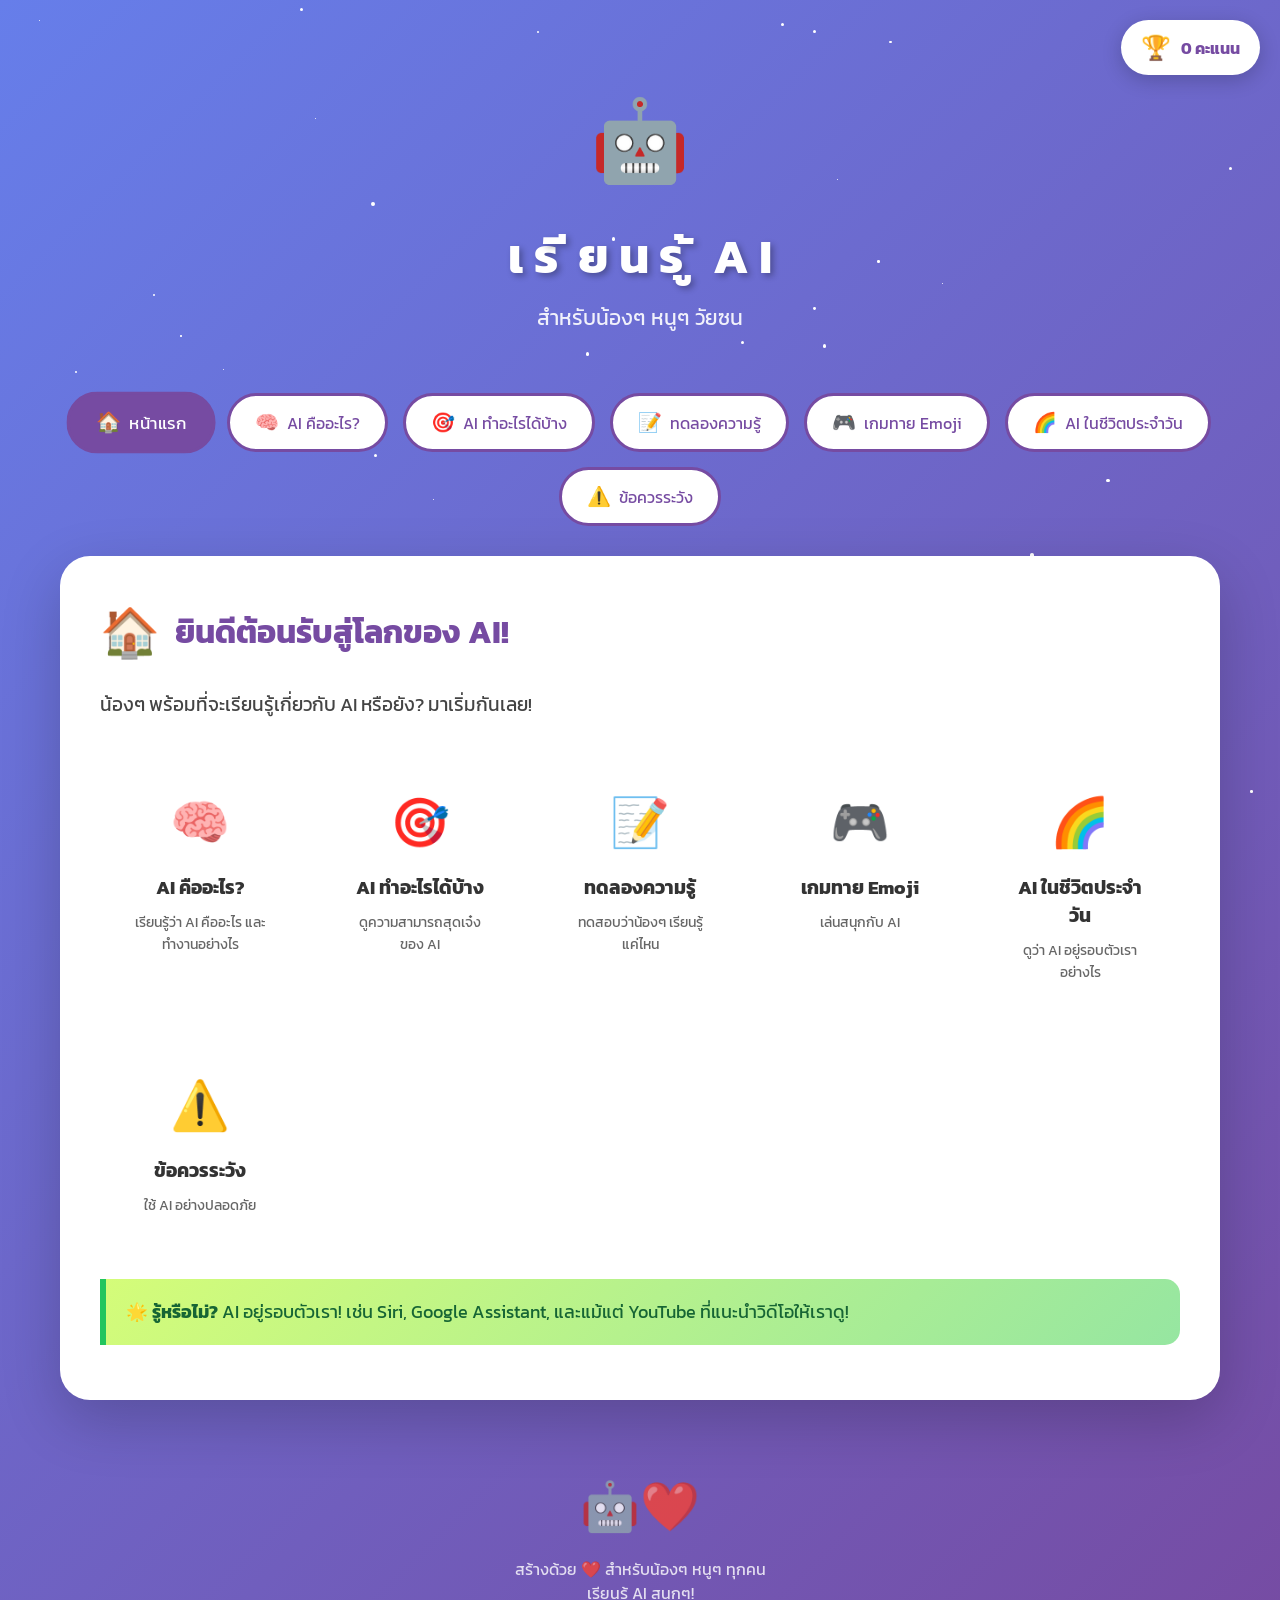
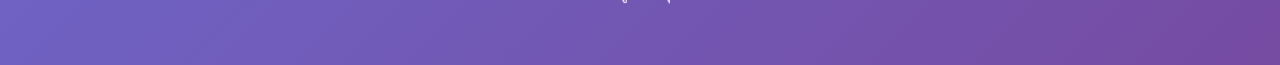
<file: index.html>
<!DOCTYPE html>
<html lang="th">
<head>
    <meta charset="UTF-8">
    <meta name="viewport" content="width=device-width, initial-scale=1.0">
    <title>เรียนรู้ AI สำหรับเด็ก - หน้าแรก</title>
    <link rel="stylesheet" href="css/style.css">
</head>
<body>
    <div class="stars" id="stars"></div>
    
    <div class="score-display" id="scoreDisplay">
        <span class="score-icon">🏆</span>
        <span class="score-text" id="totalScore">0 คะแนน</span>
    </div>
    
    <div class="container">
        <header>
            <div class="robot-mascot">🤖</div>
            <h1>
                <span style="animation-delay: 0s;">เ</span>
                <span style="animation-delay: 0.1s;">ร</span>
                <span style="animation-delay: 0.2s;">ี</span>
                <span style="animation-delay: 0.3s;">ย</span>
                <span style="animation-delay: 0.4s;">น</span>
                <span style="animation-delay: 0.5s;">ร</span>
                <span style="animation-delay: 0.6s;">ู้</span>
                <span style="animation-delay: 0.7s;"> </span>
                <span style="animation-delay: 0.8s;">A</span>
                <span style="animation-delay: 0.9s;">I</span>
            </h1>
            <p>สำหรับน้องๆ หนูๆ วัยซน </p>
        </header>
        
        <nav class="nav-menu">
            <a href="index.html" class="nav-btn active">
                <span class="nav-icon">🏠</span> หน้าแรก
            </a>
            <a href="what-is-ai.html" class="nav-btn">
                <span class="nav-icon">🧠</span> AI คืออะไร?
            </a>
            <a href="ai-capabilities.html" class="nav-btn">
                <span class="nav-icon">🎯</span> AI ทำอะไรได้บ้าง
            </a>
            <a href="quiz.html" class="nav-btn">
                <span class="nav-icon">📝</span> ทดลองความรู้
            </a>
            <a href="game.html" class="nav-btn">
                <span class="nav-icon">🎮</span> เกมทาย Emoji
            </a>
            <a href="daily-life.html" class="nav-btn">
                <span class="nav-icon">🌈</span> AI ในชีวิตประจำวัน
            </a>
            <a href="caution.html" class="nav-btn">
                <span class="nav-icon">⚠️</span> ข้อควรระวัง
            </a>
        </nav>
        
        <section class="section">
            <h2><span class="icon">🏠</span> ยินดีต้อนรับสู่โลกของ AI!</h2>
            <p style="font-size: 1.2em; line-height: 1.8; color: #444; margin-bottom: 30px;">
                น้องๆ พร้อมที่จะเรียนรู้เกี่ยวกับ AI หรือยัง? มาเริ่มกันเลย!
            </p>
            
            <div class="home-menu">
                <a href="what-is-ai.html" class="home-menu-item">
                    <div class="menu-icon">🧠</div>
                    <h3>AI คืออะไร?</h3>
                    <p>เรียนรู้ว่า AI คืออะไร และทำงานอย่างไร</p>
                </a>
                <a href="ai-capabilities.html" class="home-menu-item">
                    <div class="menu-icon">🎯</div>
                    <h3>AI ทำอะไรได้บ้าง</h3>
                    <p>ดูความสามารถสุดเจ๋งของ AI</p>
                </a>
                <a href="quiz.html" class="home-menu-item">
                    <div class="menu-icon">📝</div>
                    <h3>ทดลองความรู้</h3>
                    <p>ทดสอบว่าน้องๆ เรียนรู้แค่ไหน</p>
                </a>
                <a href="game.html" class="home-menu-item">
                    <div class="menu-icon">🎮</div>
                    <h3>เกมทาย Emoji</h3>
                    <p>เล่นสนุกกับ AI</p>
                </a>
                <a href="daily-life.html" class="home-menu-item">
                    <div class="menu-icon">🌈</div>
                    <h3>AI ในชีวิตประจำวัน</h3>
                    <p>ดูว่า AI อยู่รอบตัวเราอย่างไร</p>
                </a>
                <a href="caution.html" class="home-menu-item">
                    <div class="menu-icon">⚠️</div>
                    <h3>ข้อควรระวัง</h3>
                    <p>ใช้ AI อย่างปลอดภัย</p>
                </a>
            </div>
            
            <div class="fun-fact">
                <p>🌟 <strong>รู้หรือไม่?</strong> AI อยู่รอบตัวเรา! เช่น Siri, Google Assistant, และแม้แต่ YouTube ที่แนะนำวิดีโอให้เราดู!</p>
            </div>
        </section>
        
        <footer>
            <div style="font-size: 3em; margin-bottom: 15px;">🤖❤️</div>
            <p>สร้างด้วย ❤️ สำหรับน้องๆ หนูๆ ทุกคน</p>
            <p>เรียนรู้ AI สนุกๆ!</p>
        </footer>
    </div>
    
    <script src="js/app.js"></script>
</body>
</html>
</file>
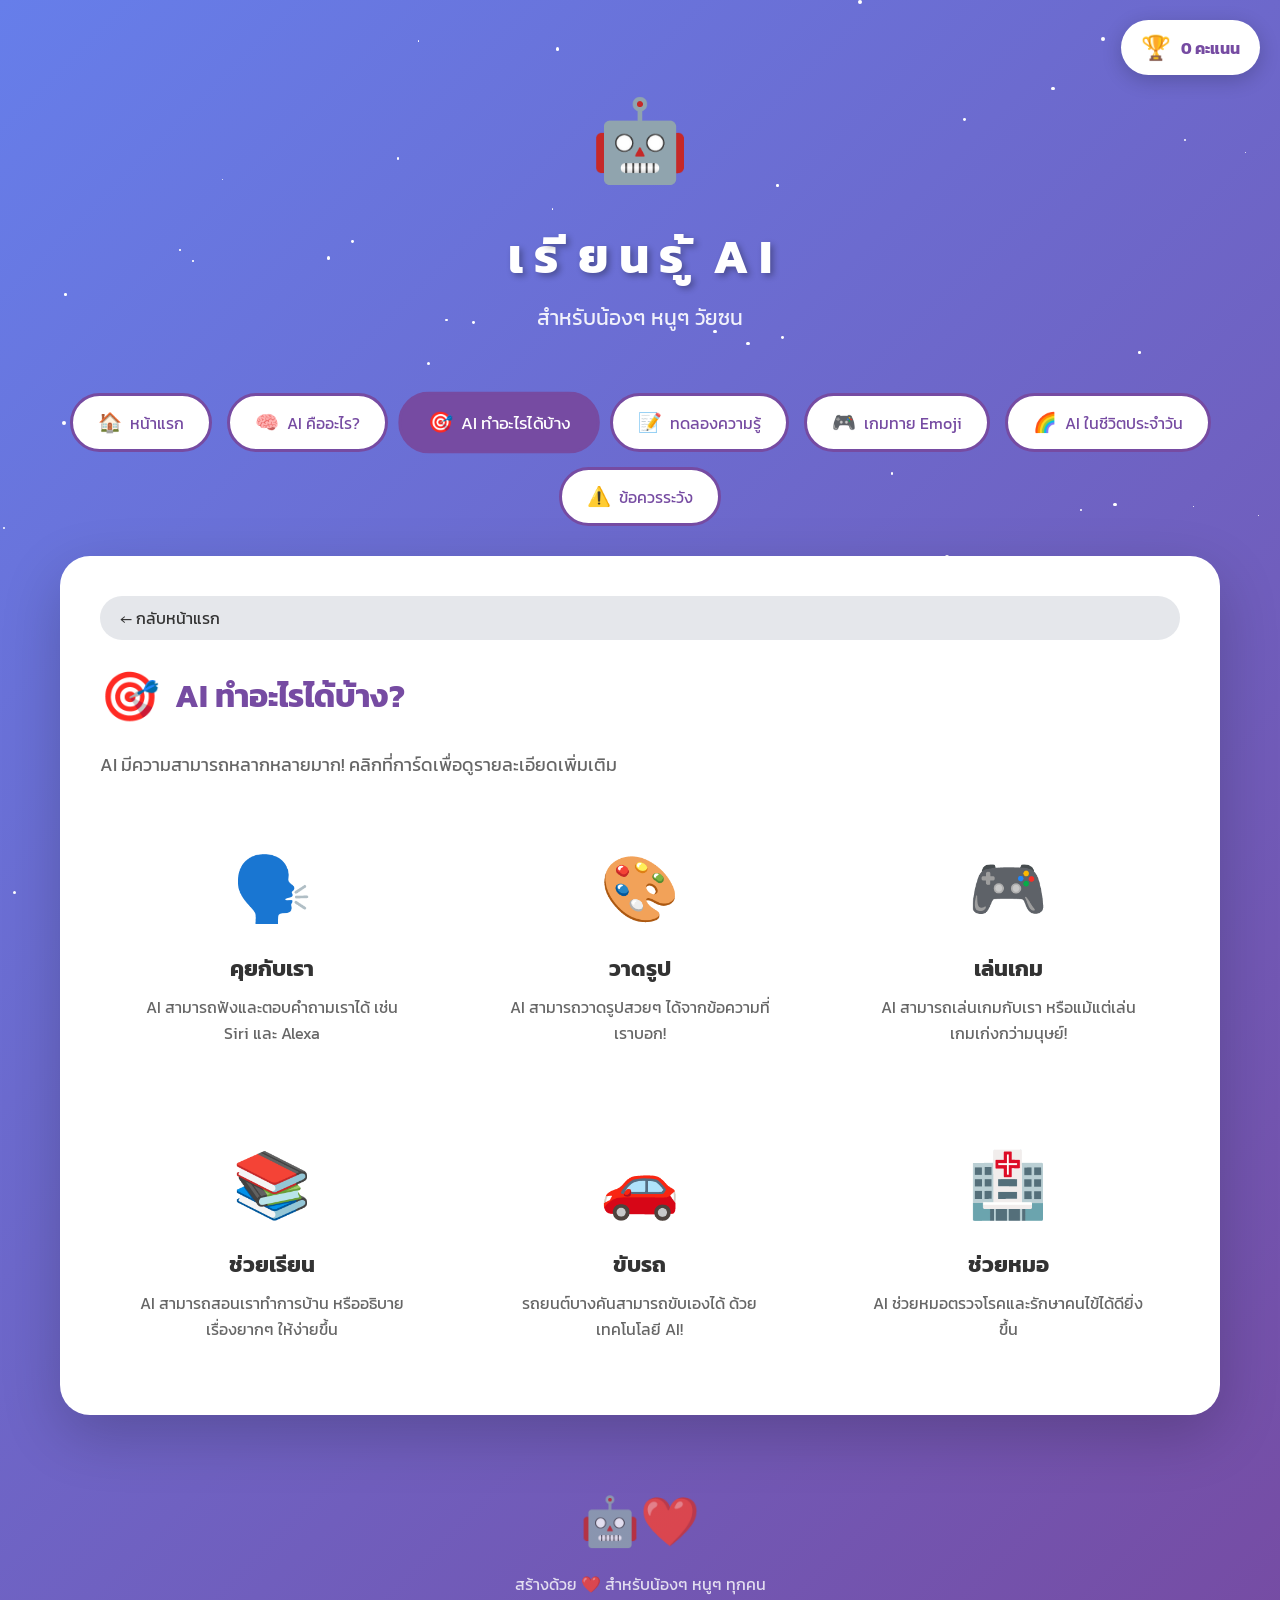
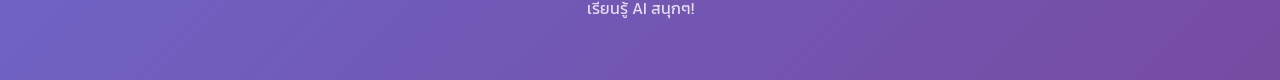
<file: ai-capabilities.html>
<!DOCTYPE html>
<html lang="th">
<head>
    <meta charset="UTF-8">
    <meta name="viewport" content="width=device-width, initial-scale=1.0">
    <title>เรียนรู้ AI สำหรับเด็ก - AI ทำอะไรได้บ้าง</title>
    <link rel="stylesheet" href="css/style.css">
</head>
<body>
    <div class="stars" id="stars"></div>
    
    <div class="score-display" id="scoreDisplay">
        <span class="score-icon">🏆</span>
        <span class="score-text" id="totalScore">0 คะแนน</span>
    </div>
    
    <div class="container">
        <header>
            <div class="robot-mascot">🤖</div>
            <h1>
                <span style="animation-delay: 0s;">เ</span>
                <span style="animation-delay: 0.1s;">ร</span>
                <span style="animation-delay: 0.2s;">ี</span>
                <span style="animation-delay: 0.3s;">ย</span>
                <span style="animation-delay: 0.4s;">น</span>
                <span style="animation-delay: 0.5s;">ร</span>
                <span style="animation-delay: 0.6s;">ู้</span>
                <span style="animation-delay: 0.7s;"> </span>
                <span style="animation-delay: 0.8s;">A</span>
                <span style="animation-delay: 0.9s;">I</span>
            </h1>
            <p>สำหรับน้องๆ หนูๆ วัยซน </p>
        </header>
        
        <nav class="nav-menu">
            <a href="index.html" class="nav-btn">
                <span class="nav-icon">🏠</span> หน้าแรก
            </a>
            <a href="what-is-ai.html" class="nav-btn">
                <span class="nav-icon">🧠</span> AI คืออะไร?
            </a>
            <a href="ai-capabilities.html" class="nav-btn active">
                <span class="nav-icon">🎯</span> AI ทำอะไรได้บ้าง
            </a>
            <a href="quiz.html" class="nav-btn">
                <span class="nav-icon">📝</span> ทดลองความรู้
            </a>
            <a href="game.html" class="nav-btn">
                <span class="nav-icon">🎮</span> เกมทาย Emoji
            </a>
            <a href="daily-life.html" class="nav-btn">
                <span class="nav-icon">🌈</span> AI ในชีวิตประจำวัน
            </a>
            <a href="caution.html" class="nav-btn">
                <span class="nav-icon">⚠️</span> ข้อควรระวัง
            </a>
        </nav>
        
        <section class="section">
            <a href="index.html" class="back-btn">
                ← กลับหน้าแรก
            </a>
            
            <h2><span class="icon">🎯</span> AI ทำอะไรได้บ้าง?</h2>
            
            <p style="font-size: 1.1em; color: #666; margin-bottom: 30px;">
                AI มีความสามารถหลากหลายมาก! คลิกที่การ์ดเพื่อดูรายละเอียดเพิ่มเติม
            </p>
            
            <div class="cards">
                <div class="capability-card" onclick="showCapabilityDetail('talk')">
                    <div class="emoji">🗣️</div>
                    <h3>คุยกับเรา</h3>
                    <p>AI สามารถฟังและตอบคำถามเราได้ เช่น Siri และ Alexa</p>
                </div>
                <div class="capability-card" onclick="showCapabilityDetail('draw')">
                    <div class="emoji">🎨</div>
                    <h3>วาดรูป</h3>
                    <p>AI สามารถวาดรูปสวยๆ ได้จากข้อความที่เราบอก!</p>
                </div>
                <div class="capability-card" onclick="showCapabilityDetail('game')">
                    <div class="emoji">🎮</div>
                    <h3>เล่นเกม</h3>
                    <p>AI สามารถเล่นเกมกับเรา หรือแม้แต่เล่นเกมเก่งกว่ามนุษย์!</p>
                </div>
                 <div class="capability-card" onclick="showCapabilityDetail('learn')">
                     <div class="emoji">📚</div>
                     <h3>ช่วยเรียน</h3>
                     <p>AI สามารถสอนเราทำการบ้าน หรืออธิบายเรื่องยากๆ ให้ง่ายขึ้น</p>
                 </div>
                 <div class="capability-card" onclick="showCapabilityDetail('drive')">
                     <div class="emoji">🚗</div>
                    <h3>ขับรถ</h3>
                    <p>รถยนต์บางคันสามารถขับเองได้ ด้วยเทคโนโลยี AI!</p>
                </div>
                <div class="capability-card" onclick="showCapabilityDetail('doctor')">
                    <div class="emoji">🏥</div>
                    <h3>ช่วยหมอ</h3>
                    <p>AI ช่วยหมอตรวจโรคและรักษาคนไข้ได้ดียิ่งขึ้น</p>
                </div>
            </div>
        </section>
        
        <footer>
            <div style="font-size: 3em; margin-bottom: 15px;">🤖❤️</div>
            <p>สร้างด้วย ❤️ สำหรับน้องๆ หนูๆ ทุกคน</p>
            <p>เรียนรู้ AI สนุกๆ!</p>
        </footer>
    </div>
    
    <div class="detail-modal" id="capabilityModal">
        <div class="modal-content">
            <button class="modal-close" onclick="closeModal()"></button>
            <div id="modalBody"></div>
        </div>
    </div>
    
    <script src="js/app.js"></script>
</body>
</html>
</file>
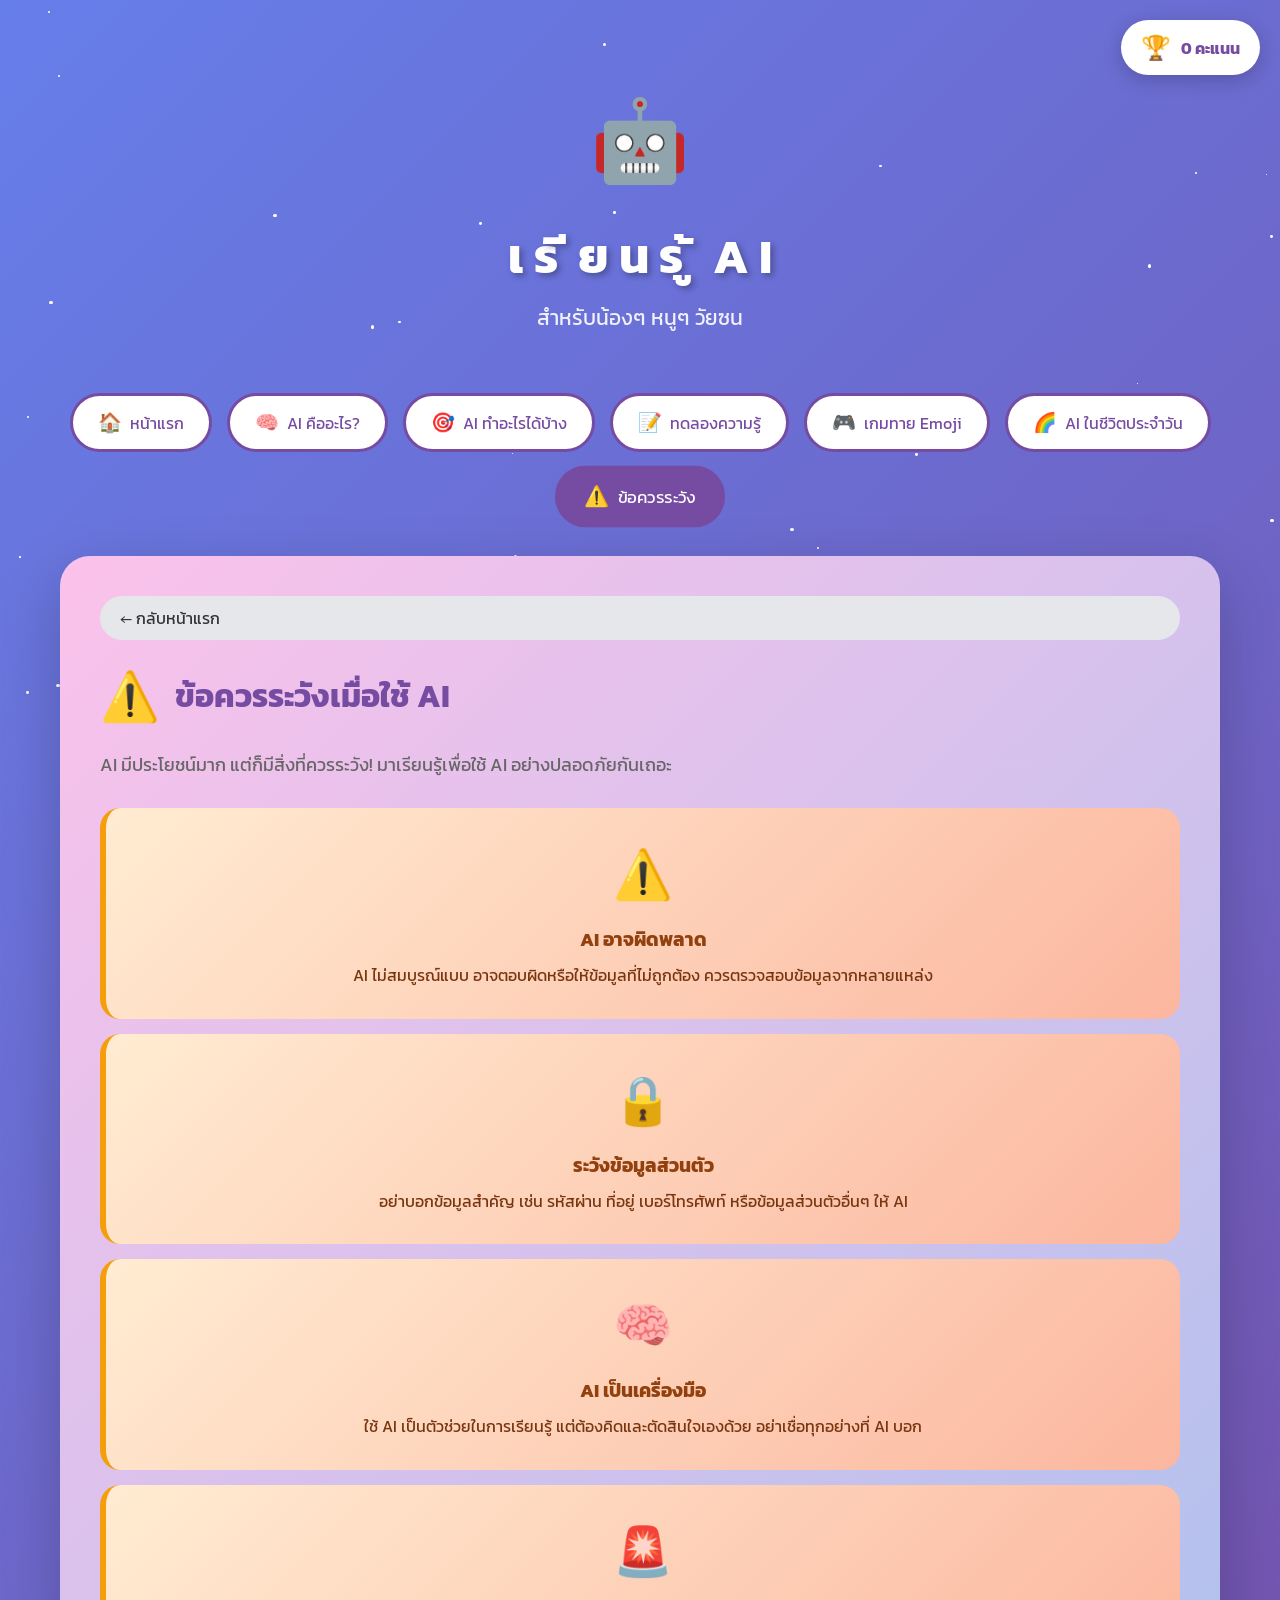
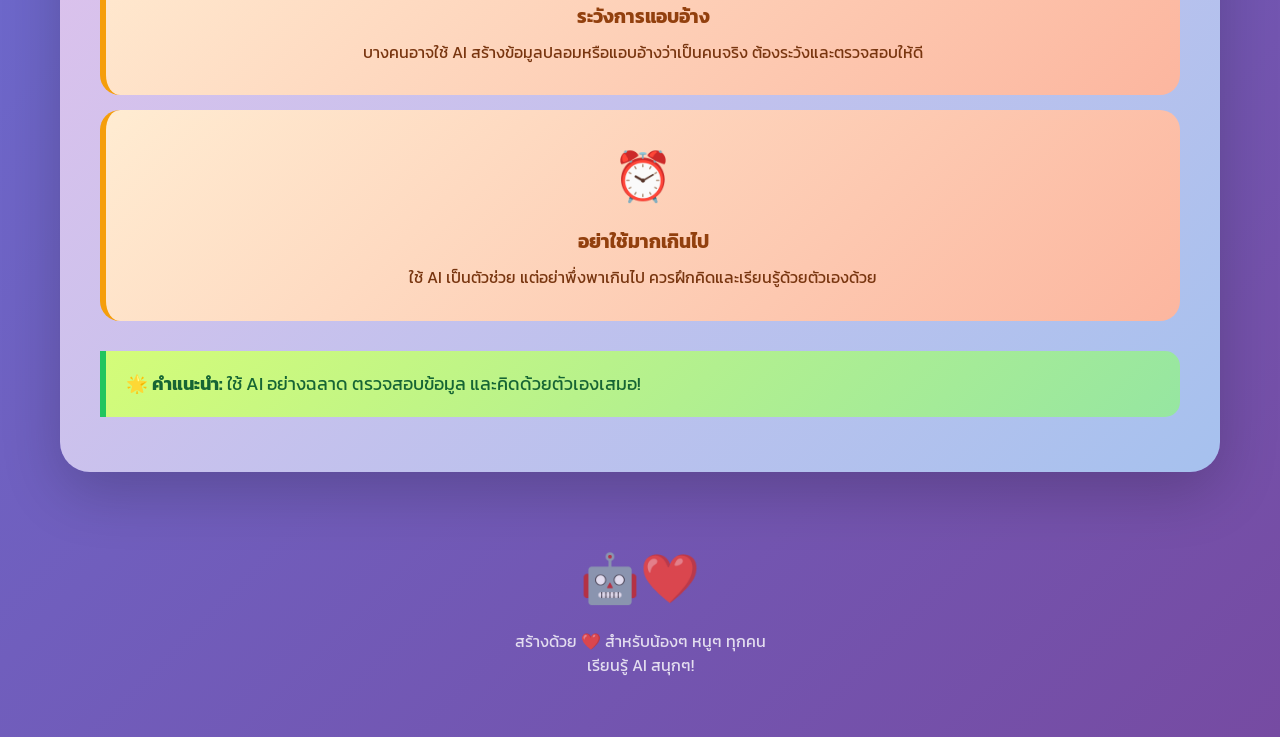
<file: caution.html>
<!DOCTYPE html>
<html lang="th">
<head>
    <meta charset="UTF-8">
    <meta name="viewport" content="width=device-width, initial-scale=1.0">
    <title>เรียนรู้ AI สำหรับเด็ก - ข้อควรระวัง</title>
    <link rel="stylesheet" href="css/style.css">
</head>
<body>
    <div class="stars" id="stars"></div>
    
    <div class="score-display" id="scoreDisplay">
        <span class="score-icon">🏆</span>
        <span class="score-text" id="totalScore">0 คะแนน</span>
    </div>
    
    <div class="container">
        <header>
            <div class="robot-mascot">🤖</div>
            <h1>
                <span style="animation-delay: 0s;">เ</span>
                <span style="animation-delay: 0.1s;">ร</span>
                <span style="animation-delay: 0.2s;">ี</span>
                <span style="animation-delay: 0.3s;">ย</span>
                <span style="animation-delay: 0.4s;">น</span>
                <span style="animation-delay: 0.5s;">ร</span>
                <span style="animation-delay: 0.6s;">ู้</span>
                <span style="animation-delay: 0.7s;"> </span>
                <span style="animation-delay: 0.8s;">A</span>
                <span style="animation-delay: 0.9s;">I</span>
            </h1>
            <p>สำหรับน้องๆ หนูๆ วัยซน </p>
        </header>
        
        <nav class="nav-menu">
            <a href="index.html" class="nav-btn">
                <span class="nav-icon">🏠</span> หน้าแรก
            </a>
            <a href="what-is-ai.html" class="nav-btn">
                <span class="nav-icon">🧠</span> AI คืออะไร?
            </a>
            <a href="ai-capabilities.html" class="nav-btn">
                <span class="nav-icon">🎯</span> AI ทำอะไรได้บ้าง
            </a>
            <a href="quiz.html" class="nav-btn">
                <span class="nav-icon">📝</span> ทดลองความรู้
            </a>
            <a href="game.html" class="nav-btn">
                <span class="nav-icon">🎮</span> เกมทาย Emoji
            </a>
            <a href="daily-life.html" class="nav-btn">
                <span class="nav-icon">🌈</span> AI ในชีวิตประจำวัน
            </a>
            <a href="caution.html" class="nav-btn active">
                <span class="nav-icon">⚠️</span> ข้อควรระวัง
            </a>
        </nav>
        
        <section class="section" style="background: linear-gradient(135deg, #fbc2eb 0%, #a6c1ee 100%);">
            <a href="index.html" class="back-btn">
                ← กลับหน้าแรก
            </a>
            
            <h2><span class="icon">⚠️</span> ข้อควรระวังเมื่อใช้ AI</h2>
            
            <p style="font-size: 1.1em; color: #666; margin-bottom: 30px;">
                AI มีประโยชน์มาก แต่ก็มีสิ่งที่ควรระวัง! มาเรียนรู้เพื่อใช้ AI อย่างปลอดภัยกันเถอะ
            </p>
            
            <div class="warning-card">
                <div class="emoji">⚠️</div>
                <h3>AI อาจผิดพลาด</h3>
                <p>AI ไม่สมบูรณ์แบบ อาจตอบผิดหรือให้ข้อมูลที่ไม่ถูกต้อง ควรตรวจสอบข้อมูลจากหลายแหล่ง</p>
            </div>
            
             <div class="warning-card">
                 <div class="emoji">🔒</div>
                 <h3>ระวังข้อมูลส่วนตัว</h3>
                 <p>อย่าบอกข้อมูลสำคัญ เช่น รหัสผ่าน ที่อยู่ เบอร์โทรศัพท์ หรือข้อมูลส่วนตัวอื่นๆ ให้ AI</p>
             </div>
             
             <div class="warning-card">
                 <div class="emoji">🧠</div>
                 <h3>AI เป็นเครื่องมือ</h3>
                 <p>ใช้ AI เป็นตัวช่วยในการเรียนรู้ แต่ต้องคิดและตัดสินใจเองด้วย อย่าเชื่อทุกอย่างที่ AI บอก</p>
             </div>
             
             <div class="warning-card">
                 <div class="emoji">🚨</div>
                 <h3>ระวังการแอบอ้าง</h3>
                 <p>บางคนอาจใช้ AI สร้างข้อมูลปลอมหรือแอบอ้างว่าเป็นคนจริง ต้องระวังและตรวจสอบให้ดี</p>
             </div>
            
            <div class="warning-card">
                <div class="emoji">⏰</div>
                <h3>อย่าใช้มากเกินไป</h3>
                <p>ใช้ AI เป็นตัวช่วย แต่อย่าพึ่งพาเกินไป ควรฝึกคิดและเรียนรู้ด้วยตัวเองด้วย</p>
            </div>
            
            <div class="fun-fact" style="margin-top: 30px;">
                <p>🌟 <strong>คำแนะนำ:</strong> ใช้ AI อย่างฉลาด ตรวจสอบข้อมูล และคิดด้วยตัวเองเสมอ!</p>
            </div>
        </section>
        
        <footer>
            <div style="font-size: 3em; margin-bottom: 15px;">🤖❤️</div>
            <p>สร้างด้วย ❤️ สำหรับน้องๆ หนูๆ ทุกคน</p>
            <p>เรียนรู้ AI สนุกๆ!</p>
        </footer>
    </div>
    
    <div class="detail-modal" id="capabilityModal">
        <div class="modal-content">
            <button class="modal-close" onclick="closeModal()"></button>
            <div id="modalBody"></div>
        </div>
    </div>
    
    <script src="js/app.js"></script>
</body>
</html>
</file>
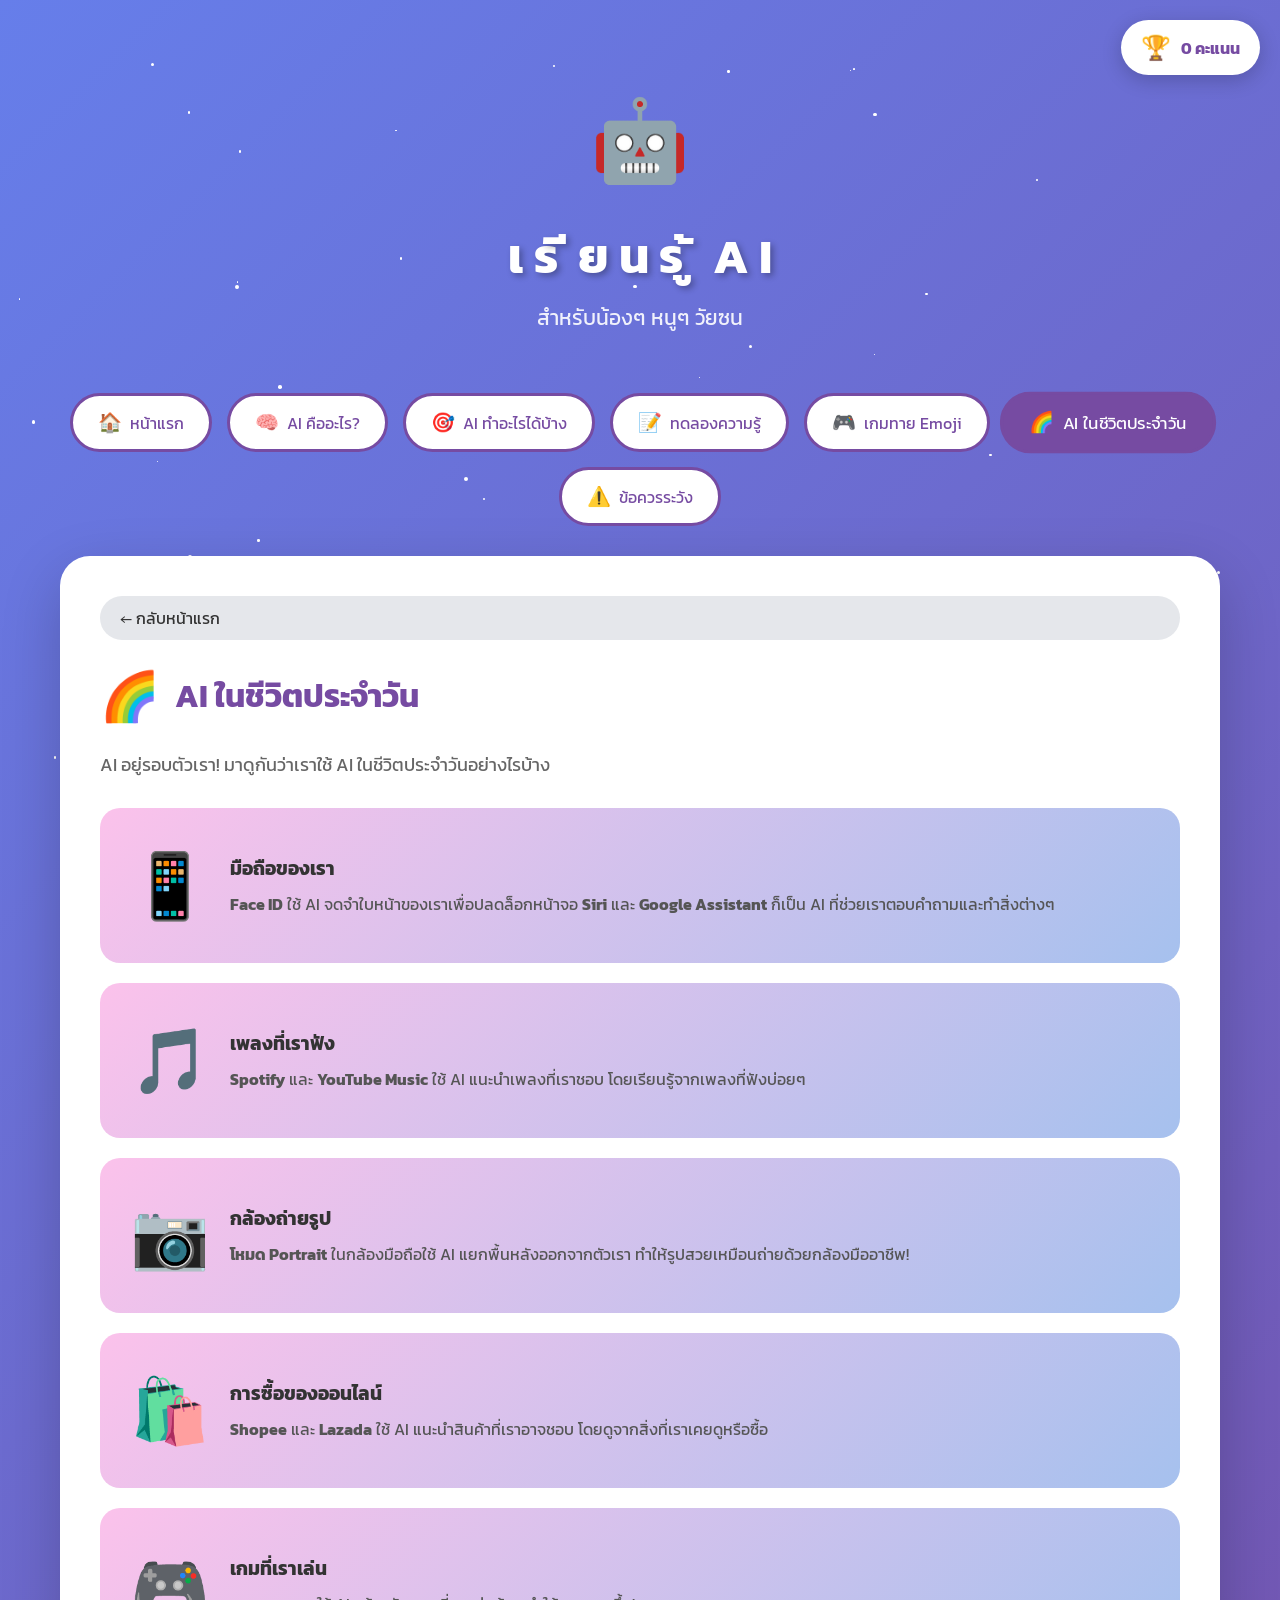
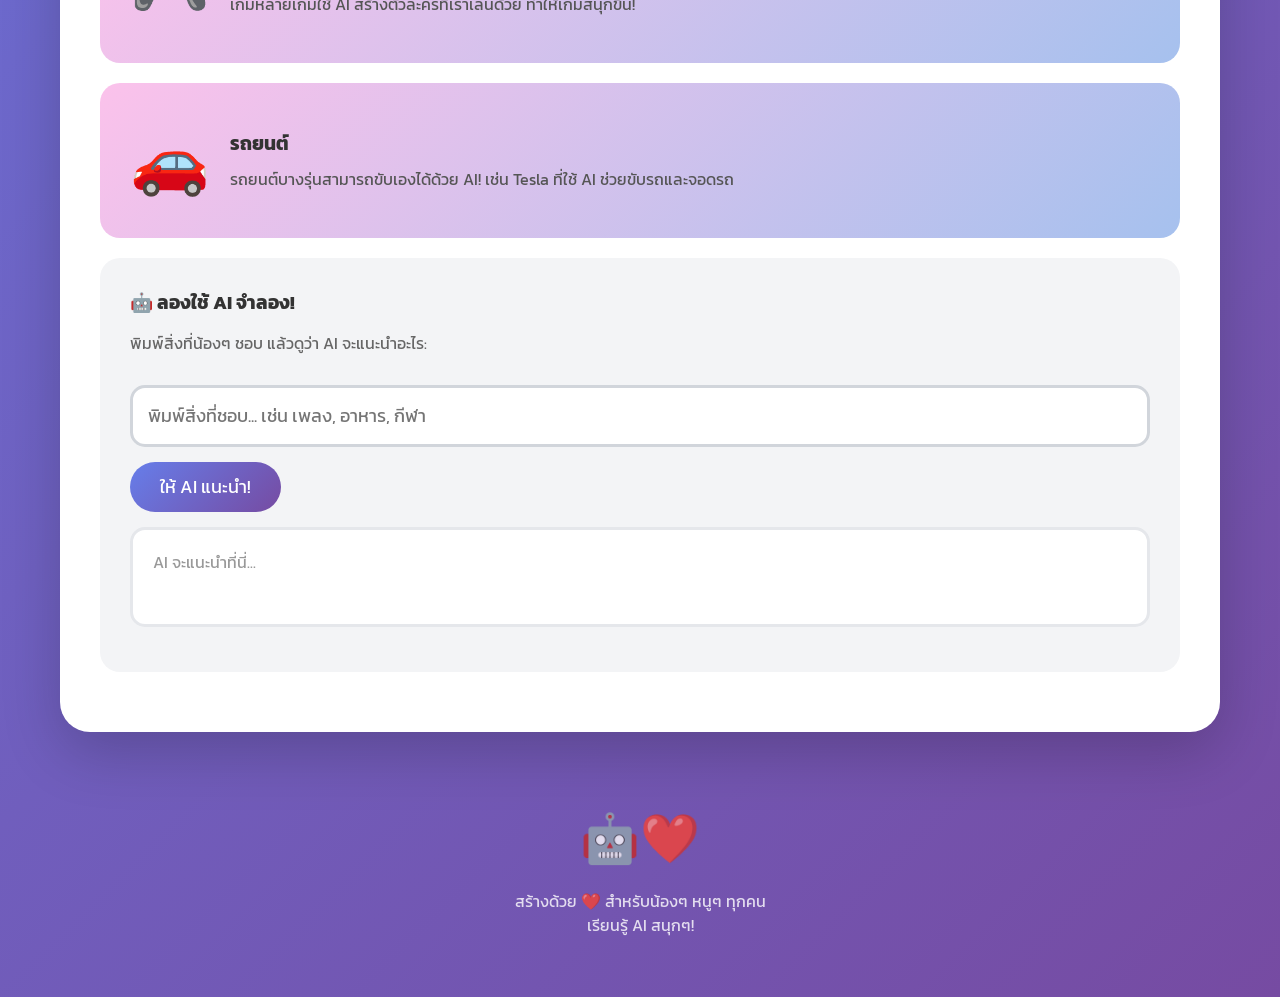
<file: daily-life.html>
<!DOCTYPE html>
<html lang="th">
<head>
    <meta charset="UTF-8">
    <meta name="viewport" content="width=device-width, initial-scale=1.0">
    <title>เรียนรู้ AI สำหรับเด็ก - AI ในชีวิตประจำวัน</title>
    <link rel="stylesheet" href="css/style.css">
</head>
<body>
    <div class="stars" id="stars"></div>
    
    <div class="score-display" id="scoreDisplay">
        <span class="score-icon">🏆</span>
        <span class="score-text" id="totalScore">0 คะแนน</span>
    </div>
    
    <div class="container">
        <header>
            <div class="robot-mascot">🤖</div>
            <h1>
                <span style="animation-delay: 0s;">เ</span>
                <span style="animation-delay: 0.1s;">ร</span>
                <span style="animation-delay: 0.2s;">ี</span>
                <span style="animation-delay: 0.3s;">ย</span>
                <span style="animation-delay: 0.4s;">น</span>
                <span style="animation-delay: 0.5s;">ร</span>
                <span style="animation-delay: 0.6s;">ู้</span>
                <span style="animation-delay: 0.7s;"> </span>
                <span style="animation-delay: 0.8s;">A</span>
                <span style="animation-delay: 0.9s;">I</span>
            </h1>
            <p>สำหรับน้องๆ หนูๆ วัยซน </p>
        </header>
        
        <nav class="nav-menu">
            <a href="index.html" class="nav-btn">
                <span class="nav-icon">🏠</span> หน้าแรก
            </a>
            <a href="what-is-ai.html" class="nav-btn">
                <span class="nav-icon">🧠</span> AI คืออะไร?
            </a>
            <a href="ai-capabilities.html" class="nav-btn">
                <span class="nav-icon">🎯</span> AI ทำอะไรได้บ้าง
            </a>
            <a href="quiz.html" class="nav-btn">
                <span class="nav-icon">📝</span> ทดลองความรู้
            </a>
            <a href="game.html" class="nav-btn">
                <span class="nav-icon">🎮</span> เกมทาย Emoji
            </a>
            <a href="daily-life.html" class="nav-btn active">
                <span class="nav-icon">🌈</span> AI ในชีวิตประจำวัน
            </a>
            <a href="caution.html" class="nav-btn">
                <span class="nav-icon">⚠️</span> ข้อควรระวัง
            </a>
        </nav>
        
        <section class="section">
            <a href="index.html" class="back-btn">
                ← กลับหน้าแรก
            </a>
            
            <h2><span class="icon">🌈</span> AI ในชีวิตประจำวัน</h2>
            
            <p style="font-size: 1.1em; color: #666; margin-bottom: 30px;">
                AI อยู่รอบตัวเรา! มาดูกันว่าเราใช้ AI ในชีวิตประจำวันอย่างไรบ้าง
            </p>
            
            <div class="life-example">
                <div class="example-icon">📱</div>
                <div class="example-text">
                    <h3>มือถือของเรา</h3>
                    <p><strong>Face ID</strong> ใช้ AI จดจำใบหน้าของเราเพื่อปลดล็อกหน้าจอ <strong>Siri</strong> และ <strong>Google Assistant</strong> ก็เป็น AI ที่ช่วยเราตอบคำถามและทำสิ่งต่างๆ</p>
                </div>
            </div>
            
             <div class="life-example">
                 <div class="example-icon">🎵</div>
                 <div class="example-text">
                     <h3>เพลงที่เราฟัง</h3>
                     <p><strong>Spotify</strong> และ <strong>YouTube Music</strong> ใช้ AI แนะนำเพลงที่เราชอบ โดยเรียนรู้จากเพลงที่ฟังบ่อยๆ</p>
                 </div>
             </div>
             
             <div class="life-example">
                 <div class="example-icon">📷</div>
                 <div class="example-text">
                     <h3>กล้องถ่ายรูป</h3>
                     <p><strong>โหมด Portrait</strong> ในกล้องมือถือใช้ AI แยกพื้นหลังออกจากตัวเรา ทำให้รูปสวยเหมือนถ่ายด้วยกล้องมืออาชีพ!</p>
                 </div>
             </div>
             
             <div class="life-example">
                 <div class="example-icon">🛍️</div>
                 <div class="example-text">
                     <h3>การซื้อของออนไลน์</h3>
                     <p><strong>Shopee</strong> และ <strong>Lazada</strong> ใช้ AI แนะนำสินค้าที่เราอาจชอบ โดยดูจากสิ่งที่เราเคยดูหรือซื้อ</p>
                 </div>
             </div>
             
             <div class="life-example">
                 <div class="example-icon">🎮</div>
                 <div class="example-text">
                     <h3>เกมที่เราเล่น</h3>
                     <p>เกมหลายเกมใช้ AI สร้างตัวละครที่เราเล่นด้วย ทำให้เกมสนุกขึ้น!</p>
                 </div>
             </div>
             
             <div class="life-example">
                 <div class="example-icon">🚗</div>
                <div class="example-text">
                    <h3>รถยนต์</h3>
                    <p>รถยนต์บางรุ่นสามารถขับเองได้ด้วย AI! เช่น Tesla ที่ใช้ AI ช่วยขับรถและจอดรถ</p>
                </div>
            </div>
            
            <div class="interactive-demo">
                <h3 style="color: #333; margin-bottom: 15px;">🤖 ลองใช้ AI จำลอง!</h3>
                <p style="color: #666; margin-bottom: 15px;">พิมพ์สิ่งที่น้องๆ ชอบ แล้วดูว่า AI จะแนะนำอะไร:</p>
                <input type="text" class="demo-input" id="recommendInput" placeholder="พิมพ์สิ่งที่ชอบ... เช่น เพลง, อาหาร, กีฬา">
                <button class="demo-btn" onclick="aiRecommendDemo()">ให้ AI แนะนำ!</button>
                <div class="demo-output" id="recommendOutput">
                    <p style="color: #999;">AI จะแนะนำที่นี่...</p>
                </div>
            </div>
        </section>
        
        <footer>
            <div style="font-size: 3em; margin-bottom: 15px;">🤖❤️</div>
            <p>สร้างด้วย ❤️ สำหรับน้องๆ หนูๆ ทุกคน</p>
            <p>เรียนรู้ AI สนุกๆ!</p>
        </footer>
    </div>
    
    <div class="detail-modal" id="capabilityModal">
        <div class="modal-content">
            <button class="modal-close" onclick="closeModal()"></button>
            <div id="modalBody"></div>
        </div>
    </div>
    
    <script src="js/app.js"></script>
</body>
</html>
</file>
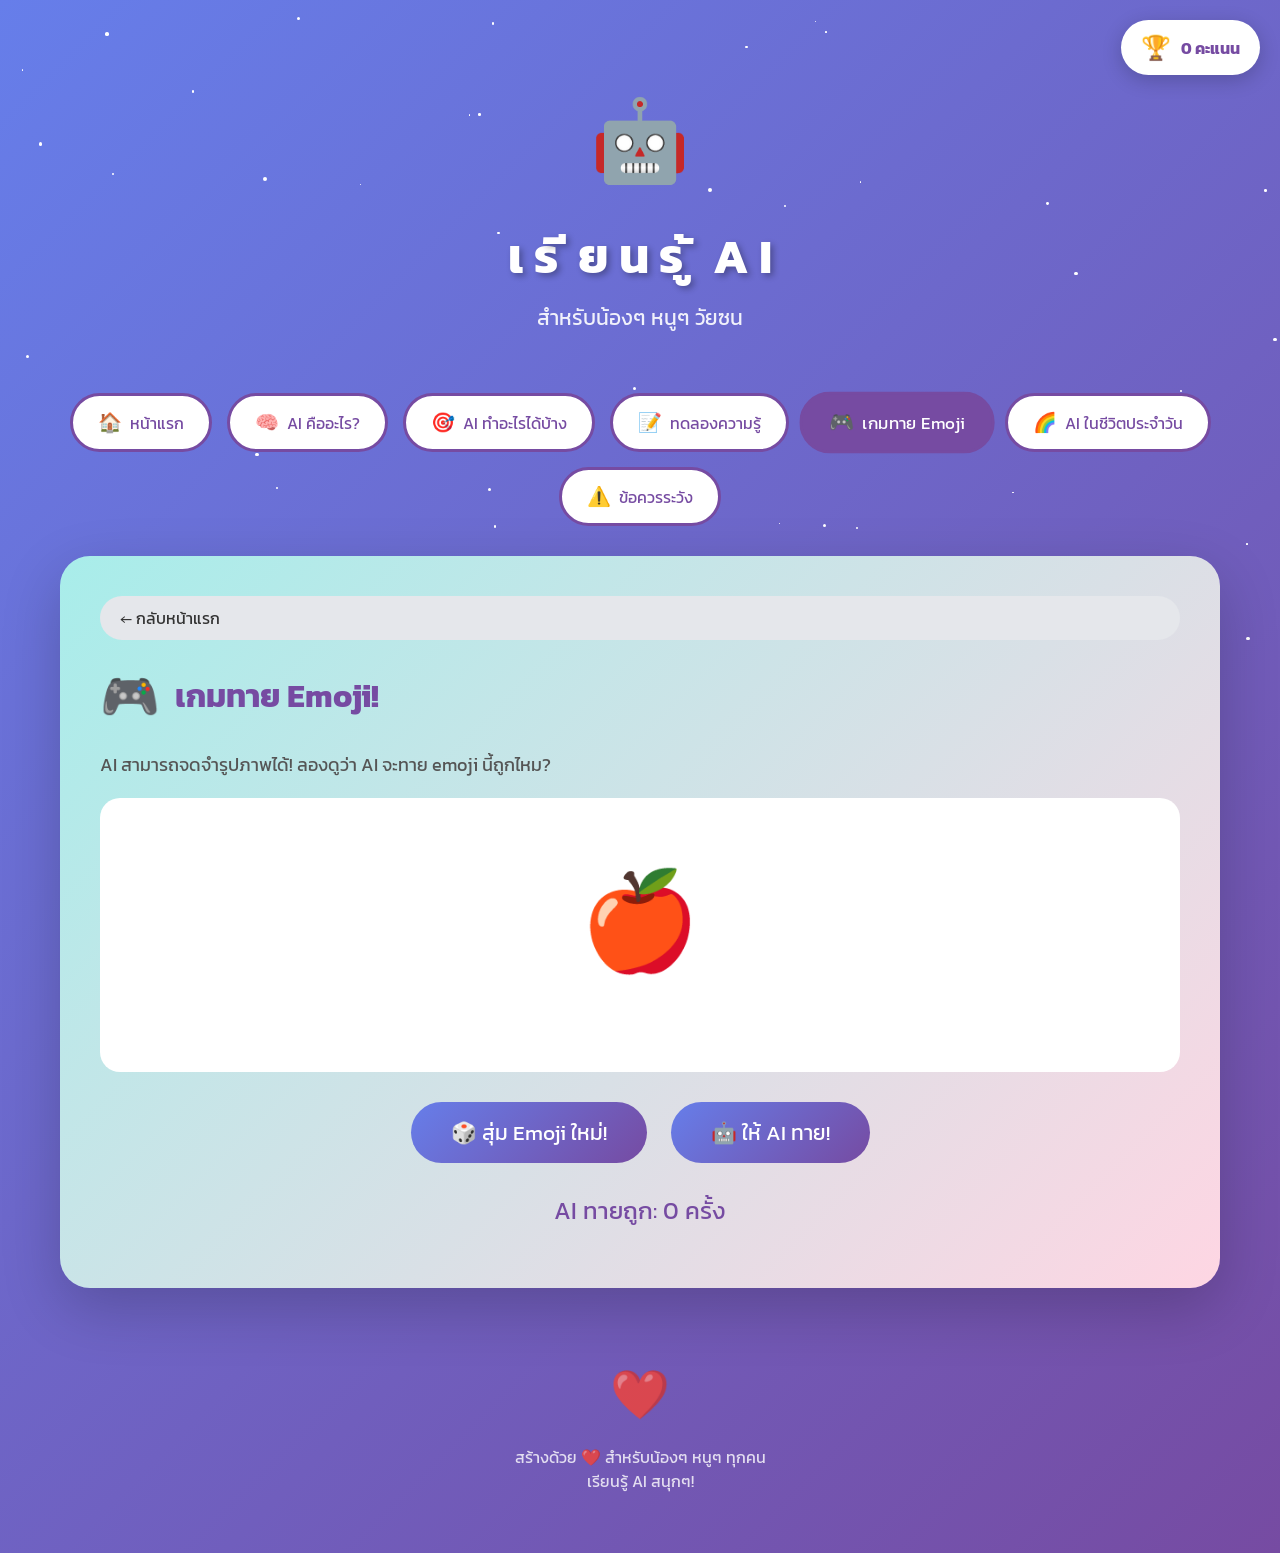
<file: game.html>
<!DOCTYPE html>
<html lang="th">
<head>
    <meta charset="UTF-8">
    <meta name="viewport" content="width=device-width, initial-scale=1.0">
    <title>เรียนรู้ AI สำหรับเด็ก - เกมทาย Emoji</title>
    <link rel="stylesheet" href="css/style.css">
</head>
<body>
    <div class="stars" id="stars"></div>
    
    <div class="score-display" id="scoreDisplay">
        <span class="score-icon">🏆</span>
        <span class="score-text" id="totalScore">0 คะแนน</span>
    </div>
    
    <div class="container">
        <header>
            <div class="robot-mascot">🤖</div>
            <h1>
                <span style="animation-delay: 0s;">เ</span>
                <span style="animation-delay: 0.1s;">ร</span>
                <span style="animation-delay: 0.2s;">ี</span>
                <span style="animation-delay: 0.3s;">ย</span>
                <span style="animation-delay: 0.4s;">น</span>
                <span style="animation-delay: 0.5s;">ร</span>
                <span style="animation-delay: 0.6s;">ู้</span>
                <span style="animation-delay: 0.7s;"> </span>
                <span style="animation-delay: 0.8s;">A</span>
                <span style="animation-delay: 0.9s;">I</span>
            </h1>
            <p>สำหรับน้องๆ หนูๆ วัยซน </p>
        </header>
        
        <nav class="nav-menu">
            <a href="index.html" class="nav-btn">
                <span class="nav-icon">🏠</span> หน้าแรก
            </a>
            <a href="what-is-ai.html" class="nav-btn">
                <span class="nav-icon">🧠</span> AI คืออะไร?
            </a>
            <a href="ai-capabilities.html" class="nav-btn">
                <span class="nav-icon">🎯</span> AI ทำอะไรได้บ้าง
            </a>
            <a href="quiz.html" class="nav-btn">
                <span class="nav-icon">📝</span> ทดลองความรู้
            </a>
            <a href="game.html" class="nav-btn active">
                <span class="nav-icon">🎮</span> เกมทาย Emoji
            </a>
            <a href="daily-life.html" class="nav-btn">
                <span class="nav-icon">🌈</span> AI ในชีวิตประจำวัน
            </a>
            <a href="caution.html" class="nav-btn">
                <span class="nav-icon">⚠️</span> ข้อควรระวัง
            </a>
        </nav>
        
        <section class="section game-section">
            <a href="index.html" class="back-btn">
                ← กลับหน้าแรก
            </a>
            
            <h2><span class="icon">🎮</span> เกมทาย Emoji!</h2>
            
            <p style="font-size: 1.1em; color: #555; margin-bottom: 20px;">
                AI สามารถจดจำรูปภาพได้! ลองดูว่า AI จะทาย emoji นี้ถูกไหม?
            </p>
            
            <div class="game-container">
                <div class="game-area">
                    <div class="game-emoji" id="game-emoji">🍎</div>
                    <div id="game-result" style="font-size: 1.3em; color: #666; margin: 15px 0;"></div>
                </div>
                <div>
                    <button class="game-btn" onclick="playGame()">🎲 สุ่ม Emoji ใหม่!</button>
                    <button class="game-btn" onclick="aiGuess()">🤖 ให้ AI ทาย!</button>
                </div>
                <div class="score" id="game-score">AI ทายถูก: 0 ครั้ง</div>
            </div>
            
            <div class="achievement" id="gameAchievement" style="display: none;">
                <div class="ach-icon">🌟</div>
                <div class="ach-text">
                    <h3>สุดยอด!</h3>
                    <p>AI ทายถูก 5 ครั้งแล้ว!</p>
                </div>
            </div>
        </section>
        
        <footer>
            <div style="font-size: 3em; margin-bottom: 15px;">❤️</div>
            <p>สร้างด้วย ❤️ สำหรับน้องๆ หนูๆ ทุกคน</p>
            <p>เรียนรู้ AI สนุกๆ!</p>
        </footer>
    </div>
    
    <div class="detail-modal" id="capabilityModal">
        <div class="modal-content">
            <button class="modal-close" onclick="closeModal()"></button>
            <div id="modalBody"></div>
        </div>
    </div>
    
    <script src="js/app.js"></script>
</body>
</html>
</file>
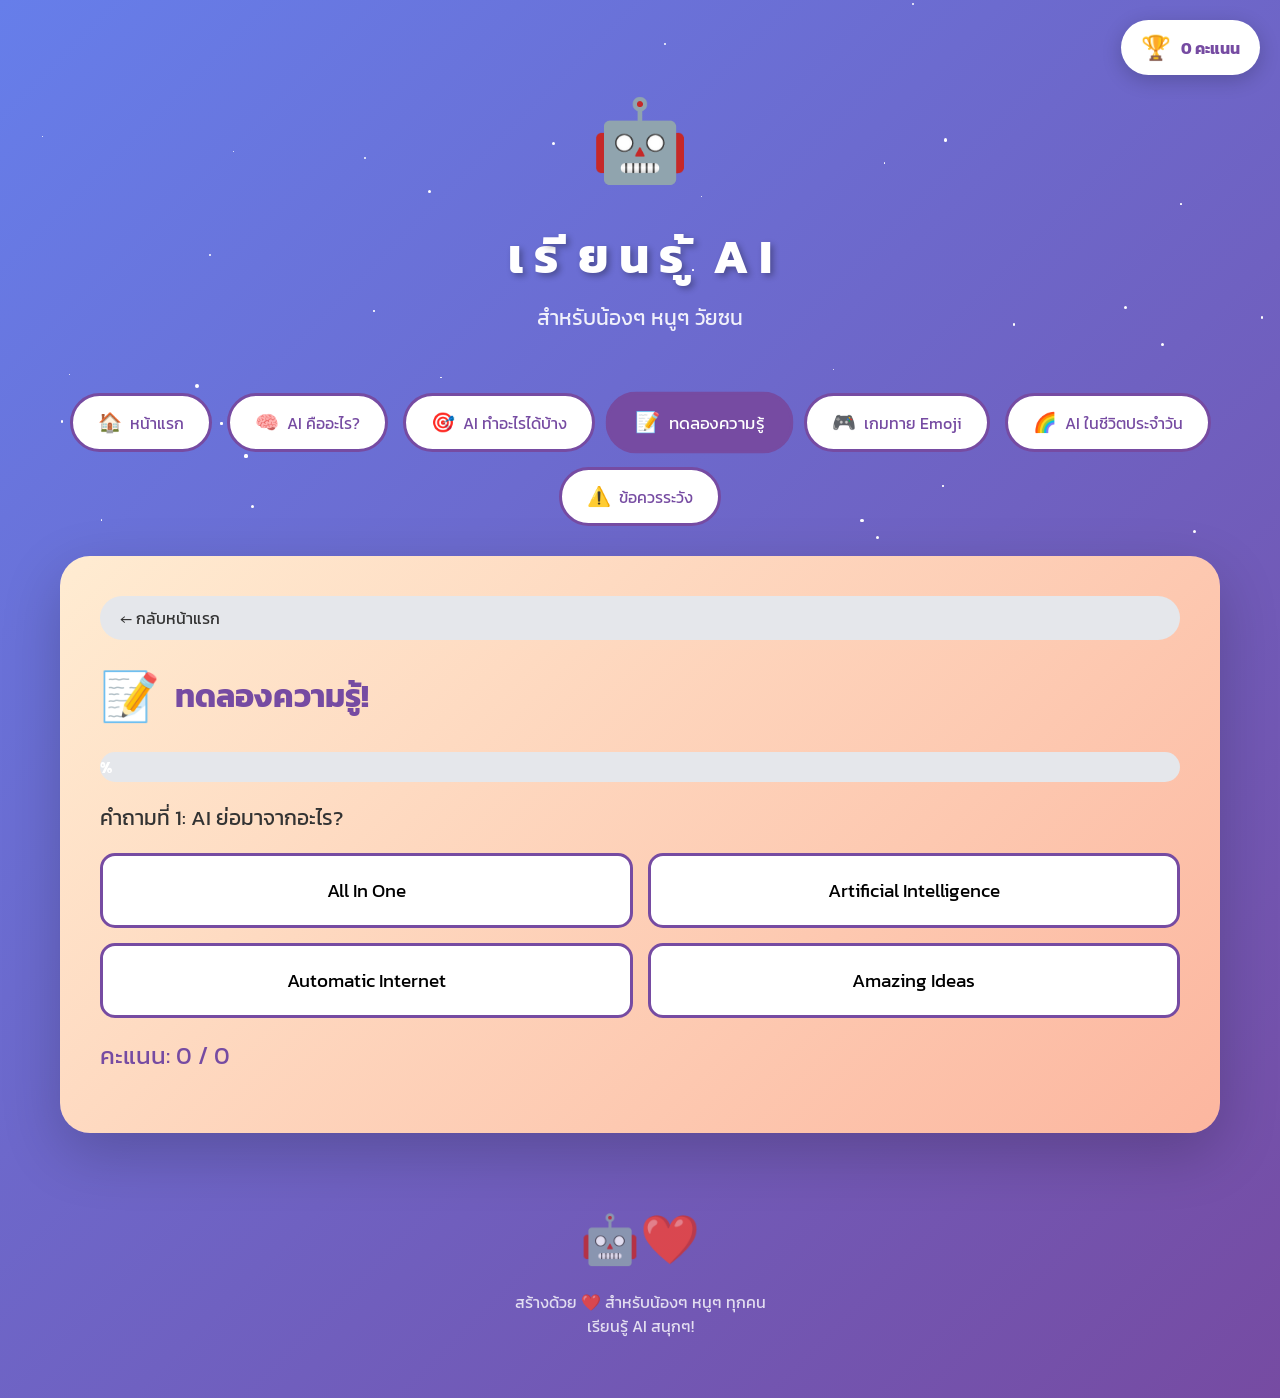
<file: quiz.html>
<!DOCTYPE html>
<html lang="th">
<head>
    <meta charset="UTF-8">
    <meta name="viewport" content="width=device-width, initial-scale=1.0">
    <title>เรียนรู้ AI สำหรับเด็ก - ทดลองความรู้</title>
    <link rel="stylesheet" href="css/style.css">
</head>
<body>
    <div class="stars" id="stars"></div>
    
    <div class="score-display" id="scoreDisplay">
        <span class="score-icon">🏆</span>
        <span class="score-text" id="totalScore">0 คะแนน</span>
    </div>
    
    <div class="container">
        <header>
            <div class="robot-mascot">🤖</div>
            <h1>
                <span style="animation-delay: 0s;">เ</span>
                <span style="animation-delay: 0.1s;">ร</span>
                <span style="animation-delay: 0.2s;">ี</span>
                <span style="animation-delay: 0.3s;">ย</span>
                <span style="animation-delay: 0.4s;">น</span>
                <span style="animation-delay: 0.5s;">ร</span>
                <span style="animation-delay: 0.6s;">ู้</span>
                <span style="animation-delay: 0.7s;"> </span>
                <span style="animation-delay: 0.8s;">A</span>
                <span style="animation-delay: 0.9s;">I</span>
            </h1>
            <p>สำหรับน้องๆ หนูๆ วัยซน </p>
        </header>
        
        <nav class="nav-menu">
            <a href="index.html" class="nav-btn">
                <span class="nav-icon">🏠</span> หน้าแรก
            </a>
            <a href="what-is-ai.html" class="nav-btn">
                <span class="nav-icon">🧠</span> AI คืออะไร?
            </a>
            <a href="ai-capabilities.html" class="nav-btn">
                <span class="nav-icon">🎯</span> AI ทำอะไรได้บ้าง
            </a>
            <a href="quiz.html" class="nav-btn active">
                <span class="nav-icon">📝</span> ทดลองความรู้
            </a>
            <a href="game.html" class="nav-btn">
                <span class="nav-icon">🎮</span> เกมทาย Emoji
            </a>
            <a href="daily-life.html" class="nav-btn">
                <span class="nav-icon">🌈</span> AI ในชีวิตประจำวัน
            </a>
            <a href="caution.html" class="nav-btn">
                <span class="nav-icon">⚠️</span> ข้อควรระวัง
            </a>
        </nav>
        
        <section class="section quiz-section">
            <a href="index.html" class="back-btn">
                ← กลับหน้าแรก
            </a>
            
            <h2><span class="icon">📝</span> ทดลองความรู้!</h2>
            
            <div class="achievement" id="quizAchievement" style="display: none;">
                <div class="ach-icon"></div>
                <div class="ach-text">
                    <h3>สำเร็จ!</h3>
                    <p>น้องๆ ทำคะแนนได้ดีมาก!</p>
                </div>
            </div>
            
            <div id="quiz">
                <div class="progress-bar">
                    <div class="progress-fill" id="progress" style="width: 0%">0%</div>
                </div>
                <div class="quiz-question" id="question"></div>
                <div class="quiz-options" id="options"></div>
                <div class="score" id="score-display">คะแนน: 0 / 0</div>
            </div>
        </section>
        
        <footer>
            <div style="font-size: 3em; margin-bottom: 15px;">🤖❤️</div>
            <p>สร้างด้วย ❤️ สำหรับน้องๆ หนูๆ ทุกคน</p>
            <p>เรียนรู้ AI สนุกๆ!</p>
        </footer>
    </div>
    
    <div class="detail-modal" id="capabilityModal">
        <div class="modal-content">
            <button class="modal-close" onclick="closeModal()"></button>
            <div id="modalBody"></div>
        </div>
    </div>
    
    <script src="js/app.js"></script>
</body>
</html>
</file>
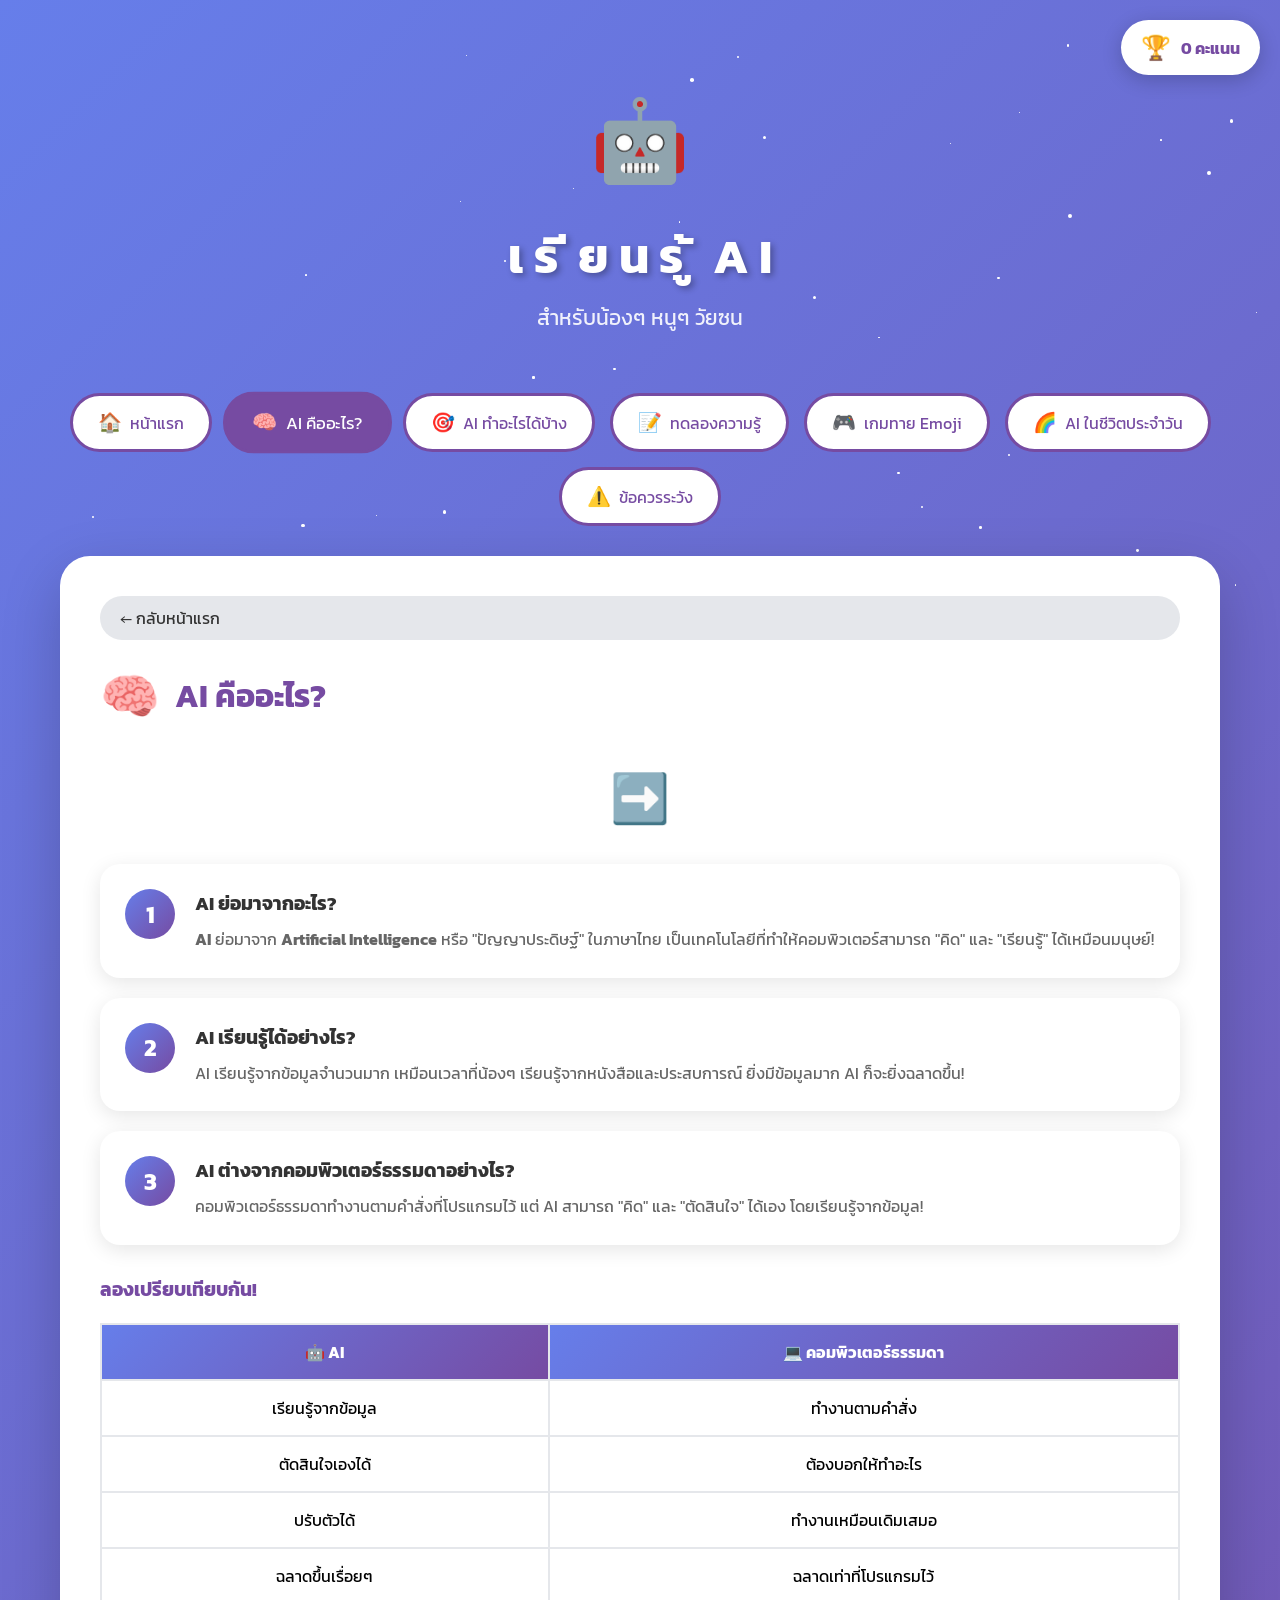
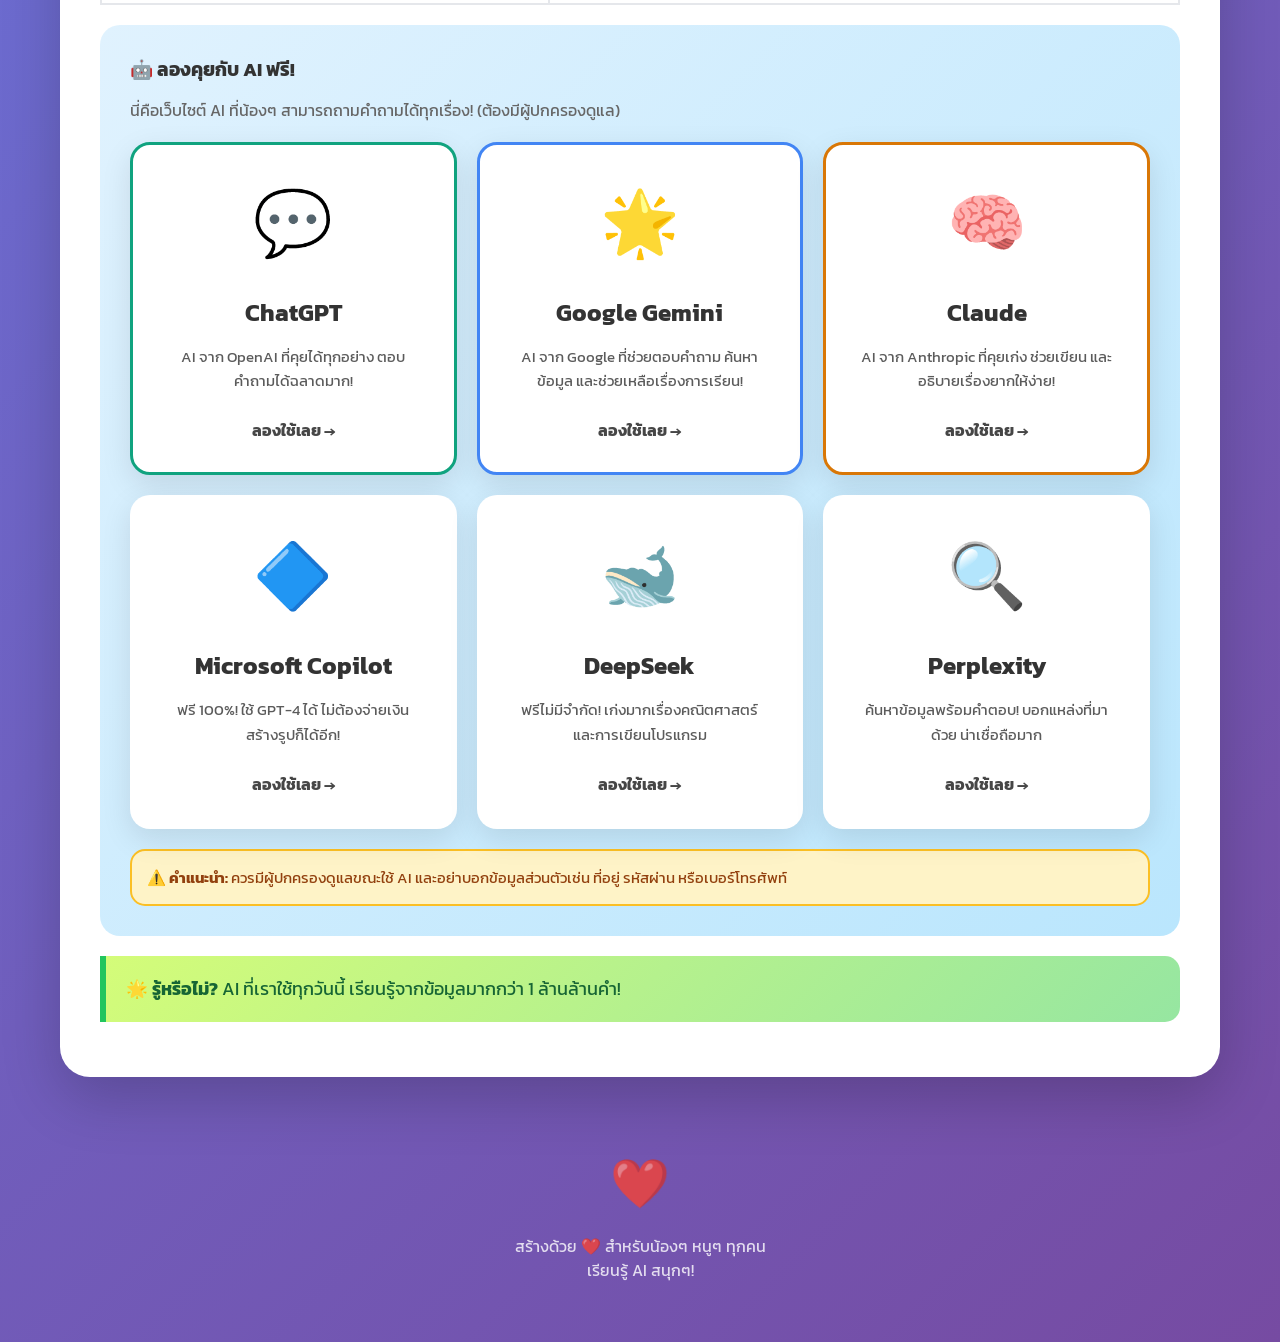
<file: what-is-ai.html>
<!DOCTYPE html>
<html lang="th">
<head>
    <meta charset="UTF-8">
    <meta name="viewport" content="width=device-width, initial-scale=1.0">
    <title>เรียนรู้ AI สำหรับเด็ก - AI คืออะไร?</title>
    <link rel="stylesheet" href="css/style.css">
</head>
<body>
    <div class="stars" id="stars"></div>
    
    <div class="score-display" id="scoreDisplay">
        <span class="score-icon">🏆</span>
        <span class="score-text" id="totalScore">0 คะแนน</span>
    </div>
    
    <div class="container">
        <header>
            <div class="robot-mascot">🤖</div>
            <h1>
                <span style="animation-delay: 0s;">เ</span>
                <span style="animation-delay: 0.1s;">ร</span>
                <span style="animation-delay: 0.2s;">ี</span>
                <span style="animation-delay: 0.3s;">ย</span>
                <span style="animation-delay: 0.4s;">น</span>
                <span style="animation-delay: 0.5s;">ร</span>
                <span style="animation-delay: 0.6s;">ู้</span>
                <span style="animation-delay: 0.7s;"> </span>
                <span style="animation-delay: 0.8s;">A</span>
                <span style="animation-delay: 0.9s;">I</span>
            </h1>
            <p>สำหรับน้องๆ หนูๆ วัยซน </p>
        </header>
        
        <nav class="nav-menu">
            <a href="index.html" class="nav-btn">
                <span class="nav-icon">🏠</span> หน้าแรก
            </a>
            <a href="what-is-ai.html" class="nav-btn active">
                <span class="nav-icon">🧠</span> AI คืออะไร?
            </a>
            <a href="ai-capabilities.html" class="nav-btn">
                <span class="nav-icon">🎯</span> AI ทำอะไรได้บ้าง
            </a>
            <a href="quiz.html" class="nav-btn">
                <span class="nav-icon">📝</span> ทดลองความรู้
            </a>
            <a href="game.html" class="nav-btn">
                <span class="nav-icon">🎮</span> เกมทาย Emoji
            </a>
            <a href="daily-life.html" class="nav-btn">
                <span class="nav-icon">🌈</span> AI ในชีวิตประจำวัน
            </a>
            <a href="caution.html" class="nav-btn">
                <span class="nav-icon">⚠️</span> ข้อควรระวัง
            </a>
        </nav>
        
        <section class="section">
            <a href="index.html" class="back-btn">
                ← กลับหน้าแรก
            </a>
            
            <h2><span class="icon">🧠</span> AI คืออะไร?</h2>
            
            <div class="ai-animation">
                <div class="ai-brain"></div>
                <div class="ai-arrow">➡️</div>
                <div class="ai-brain"></div>
            </div>
            
            <div class="step-container">
                <div class="step">
                    <div class="step-number">1</div>
                    <div class="step-content">
                        <h3>AI ย่อมาจากอะไร?</h3>
                        <p><strong>AI</strong> ย่อมาจาก <strong>Artificial Intelligence</strong> หรือ "ปัญญาประดิษฐ์" ในภาษาไทย เป็นเทคโนโลยีที่ทำให้คอมพิวเตอร์สามารถ "คิด" และ "เรียนรู้" ได้เหมือนมนุษย์!</p>
                    </div>
                </div>
                
                <div class="step">
                    <div class="step-number">2</div>
                    <div class="step-content">
                        <h3>AI เรียนรู้ได้อย่างไร?</h3>
                        <p>AI เรียนรู้จากข้อมูลจำนวนมาก เหมือนเวลาที่น้องๆ เรียนรู้จากหนังสือและประสบการณ์ ยิ่งมีข้อมูลมาก AI ก็จะยิ่งฉลาดขึ้น!</p>
                    </div>
                </div>
                
                <div class="step">
                    <div class="step-number">3</div>
                    <div class="step-content">
                        <h3>AI ต่างจากคอมพิวเตอร์ธรรมดาอย่างไร?</h3>
                        <p>คอมพิวเตอร์ธรรมดาทำงานตามคำสั่งที่โปรแกรมไว้ แต่ AI สามารถ "คิด" และ "ตัดสินใจ" ได้เอง โดยเรียนรู้จากข้อมูล!</p>
                    </div>
                </div>
            </div>
            
            <h3 style="color: #764ba2; margin: 30px 0 20px;">ลองเปรียบเทียบกัน!</h3>
            
            <table class="comparison-table">
                <tr>
                    <th>🤖 AI</th>
                    <th>💻 คอมพิวเตอร์ธรรมดา</th>
                </tr>
                <tr>
                    <td>เรียนรู้จากข้อมูล</td>
                    <td>ทำงานตามคำสั่ง</td>
                </tr>
                <tr>
                    <td>ตัดสินใจเองได้</td>
                    <td>ต้องบอกให้ทำอะไร</td>
                </tr>
                <tr>
                    <td>ปรับตัวได้</td>
                    <td>ทำงานเหมือนเดิมเสมอ</td>
                </tr>
                <tr>
                    <td>ฉลาดขึ้นเรื่อยๆ</td>
                    <td>ฉลาดเท่าที่โปรแกรมไว้</td>
                </tr>
            </table>
            
            <div class="chat-section">
                <h3 style="color: #333; margin-bottom: 15px;">🤖 ลองคุยกับ AI ฟรี!</h3>
                <p style="color: #666; margin-bottom: 20px;">นี่คือเว็บไซต์ AI ที่น้องๆ สามารถถามคำถามได้ทุกเรื่อง! (ต้องมีผู้ปกครองดูแล)</p>
                
                <div class="ai-tools-grid">
                    <a href="https://chatgpt.com" target="_blank" class="ai-tool-card chatgpt">
                        <div class="ai-tool-icon">💬</div>
                        <h3>ChatGPT</h3>
                        <p>AI จาก OpenAI ที่คุยได้ทุกอย่าง ตอบคำถามได้ฉลาดมาก!</p>
                        <span class="ai-tool-link">ลองใช้เลย →</span>
                    </a>
                    
                    <a href="https://gemini.google.com" target="_blank" class="ai-tool-card gemini">
                        <div class="ai-tool-icon">🌟</div>
                        <h3>Google Gemini</h3>
                        <p>AI จาก Google ที่ช่วยตอบคำถาม ค้นหาข้อมูล และช่วยเหลือเรื่องการเรียน!</p>
                        <span class="ai-tool-link">ลองใช้เลย →</span>
                    </a>
                    
                    <a href="https://claude.ai" target="_blank" class="ai-tool-card claude">
                        <div class="ai-tool-icon">🧠</div>
                        <h3>Claude</h3>
                        <p>AI จาก Anthropic ที่คุยเก่ง ช่วยเขียน และอธิบายเรื่องยากให้ง่าย!</p>
                        <span class="ai-tool-link">ลองใช้เลย →</span>
                    </a>
                    
                    <a href="https://copilot.microsoft.com" target="_blank" class="ai-tool-card copilot">
                        <div class="ai-tool-icon">🔷</div>
                        <h3>Microsoft Copilot</h3>
                        <p>ฟรี 100%! ใช้ GPT-4 ได้ ไม่ต้องจ่ายเงิน สร้างรูปก็ได้อีก!</p>
                        <span class="ai-tool-link">ลองใช้เลย →</span>
                    </a>
                    
                    <a href="https://chat.deepseek.com" target="_blank" class="ai-tool-card deepseek">
                        <div class="ai-tool-icon">🐋</div>
                        <h3>DeepSeek</h3>
                        <p>ฟรีไม่มีจำกัด! เก่งมากเรื่องคณิตศาสตร์ และการเขียนโปรแกรม</p>
                        <span class="ai-tool-link">ลองใช้เลย →</span>
                    </a>
                    
                    <a href="https://perplexity.ai" target="_blank" class="ai-tool-card perplexity">
                        <div class="ai-tool-icon">🔍</div>
                        <h3>Perplexity</h3>
                        <p>ค้นหาข้อมูลพร้อมคำตอบ! บอกแหล่งที่มาด้วย น่าเชื่อถือมาก</p>
                        <span class="ai-tool-link">ลองใช้เลย →</span>
                    </a>
                </div>
                
                <div style="background: #fef3c7; border-radius: 15px; padding: 15px; margin-top: 20px; border: 2px solid #fbbf24;">
                    <p style="color: #92400e; font-size: 0.95em;">
                        ⚠️ <strong>คำแนะนำ:</strong> ควรมีผู้ปกครองดูแลขณะใช้ AI และอย่าบอกข้อมูลส่วนตัวเช่น ที่อยู่ รหัสผ่าน หรือเบอร์โทรศัพท์
                    </p>
                </div>
            </div>
            
            <div class="fun-fact">
                <p>🌟 <strong>รู้หรือไม่?</strong> AI ที่เราใช้ทุกวันนี้ เรียนรู้จากข้อมูลมากกว่า 1 ล้านล้านคำ!</p>
            </div>
        </section>
        
        <footer>
            <div style="font-size: 3em; margin-bottom: 15px;">❤️</div>
            <p>สร้างด้วย ❤️ สำหรับน้องๆ หนูๆ ทุกคน</p>
            <p>เรียนรู้ AI สนุกๆ!</p>
        </footer>
    </div>
    
    <div class="detail-modal" id="capabilityModal">
        <div class="modal-content">
            <button class="modal-close" onclick="closeModal()"></button>
            <div id="modalBody"></div>
        </div>
    </div>
    
    <script src="js/app.js"></script>
</body>
</html>
</file>
<file: css/style.css>
/* ==================== Global Styles ==================== */
@import url('https://fonts.googleapis.com/css2?family=Kanit:wght@300;400;600;700&display=swap');

* {
    margin: 0;
    padding: 0;
    box-sizing: border-box;
}

body {
    font-family: 'Kanit', sans-serif;
    background: linear-gradient(135deg, #667eea 0%, #764ba2 100%);
    min-height: 100vh;
    overflow-x: hidden;
}

/* ==================== Stars Background ==================== */
.stars {
    position: fixed;
    top: 0;
    left: 0;
    width: 100%;
    height: 100%;
    pointer-events: none;
    z-index: 0;
}

.star {
    position: absolute;
    background: white;
    border-radius: 50%;
    animation: twinkle 2s infinite;
}

@keyframes twinkle {
    0%, 100% { opacity: 0.3; }
    50% { opacity: 1; }
}

/* ==================== Container & Header ==================== */
.container {
    position: relative;
    z-index: 1;
    max-width: 1200px;
    margin: 0 auto;
    padding: 20px;
}

header {
    text-align: center;
    padding: 40px 0;
    color: white;
}

header h1 {
    font-size: 3em;
    text-shadow: 3px 3px 6px rgba(0,0,0,0.3);
    margin-bottom: 10px;
}

header h1 span {
    display: inline-block;
    animation: bounce 1s ease infinite;
}

@keyframes bounce {
    0%, 100% { transform: translateY(0); }
    50% { transform: translateY(-10px); }
}

header p {
    font-size: 1.3em;
    opacity: 0.9;
}

.robot-mascot {
    font-size: 5em;
    animation: float 3s ease-in-out infinite;
    margin: 20px 0;
}

@keyframes float {
    0%, 100% { transform: translateY(0) rotate(0deg); }
    25% { transform: translateY(-15px) rotate(5deg); }
    75% { transform: translateY(15px) rotate(-5deg); }
}

/* ==================== Sections ==================== */
.section {
    background: white;
    border-radius: 30px;
    padding: 40px;
    margin: 30px 0;
    box-shadow: 0 20px 60px rgba(0,0,0,0.2);
}

.section h2 {
    color: #764ba2;
    font-size: 2em;
    margin-bottom: 20px;
    display: flex;
    align-items: center;
    gap: 15px;
}

.section h2 .icon {
    font-size: 1.5em;
}

/* ==================== Navigation ==================== */
.nav-menu {
    display: flex;
    justify-content: center;
    flex-wrap: wrap;
    gap: 15px;
    margin: 20px 0;
}

.nav-btn {
    background: white;
    color: #764ba2;
    border: 3px solid #764ba2;
    border-radius: 50px;
    padding: 12px 25px;
    font-size: 1em;
    font-family: 'Kanit', sans-serif;
    cursor: pointer;
    transition: all 0.3s;
    display: flex;
    align-items: center;
    gap: 8px;
    text-decoration: none;
}

.nav-btn:hover, .nav-btn.active {
    background: #764ba2;
    color: white;
    transform: scale(1.05);
}

.nav-btn .nav-icon {
    font-size: 1.2em;
}

.back-btn {
    background: #e5e7eb;
    color: #333;
    border: none;
    border-radius: 50px;
    padding: 10px 20px;
    font-size: 1em;
    font-family: 'Kanit', sans-serif;
    cursor: pointer;
    margin-bottom: 20px;
    transition: all 0.3s;
    display: flex;
    align-items: center;
    gap: 8px;
    text-decoration: none;
}

.back-btn:hover {
    background: #d1d5db;
    transform: translateX(-5px);
}

/* ==================== Cards ==================== */
.cards {
    display: grid;
    grid-template-columns: repeat(auto-fit, minmax(280px, 1fr));
    gap: 25px;
    margin-top: 20px;
}

.card {
    background: linear-gradient(135deg, #f5f7fa 0%, #c3cfe2 100%);
    border-radius: 20px;
    padding: 30px;
    text-align: center;
    transition: transform 0.3s, box-shadow 0.3s;
    cursor: pointer;
}

.card:hover {
    transform: translateY(-10px);
    box-shadow: 0 15px 40px rgba(0,0,0,0.2);
}

.card .emoji {
    font-size: 4em;
    margin-bottom: 15px;
}

.card h3 {
    color: #333;
    font-size: 1.4em;
    margin-bottom: 10px;
}

.card p {
    color: #666;
    line-height: 1.6;
}

.capability-card {
    background: white;
    border-radius: 20px;
    padding: 30px;
    text-align: center;
    transition: all 0.3s;
    cursor: pointer;
    border: 3px solid transparent;
}

.capability-card:hover {
    transform: translateY(-10px);
    box-shadow: 0 15px 40px rgba(0,0,0,0.2);
    border-color: #764ba2;
}

.capability-card .emoji {
    font-size: 4em;
    margin-bottom: 15px;
}

.capability-card h3 {
    color: #333;
    font-size: 1.4em;
    margin-bottom: 10px;
}

.capability-card p {
    color: #666;
    line-height: 1.6;
}

/* ==================== Home Menu ==================== */
.home-menu {
    display: grid;
    grid-template-columns: repeat(auto-fit, minmax(200px, 1fr));
    gap: 20px;
    margin: 30px 0;
}

.home-menu-item {
    background: white;
    border-radius: 20px;
    padding: 30px;
    text-align: center;
    cursor: pointer;
    transition: all 0.3s;
    border: 3px solid transparent;
    text-decoration: none;
    display: block;
}

.home-menu-item:hover {
    transform: translateY(-10px);
    box-shadow: 0 15px 40px rgba(0,0,0,0.2);
    border-color: #764ba2;
}

.home-menu-item .menu-icon {
    font-size: 3em;
    margin-bottom: 15px;
}

.home-menu-item h3 {
    color: #333;
    margin-bottom: 10px;
}

.home-menu-item p {
    color: #666;
    font-size: 0.9em;
}

/* ==================== Quiz ==================== */
.quiz-section {
    background: linear-gradient(135deg, #ffecd2 0%, #fcb69f 100%);
}

.quiz-question {
    font-size: 1.3em;
    color: #333;
    margin-bottom: 20px;
}

.quiz-options {
    display: grid;
    grid-template-columns: repeat(2, 1fr);
    gap: 15px;
}

.quiz-btn {
    background: white;
    border: 3px solid #764ba2;
    border-radius: 15px;
    padding: 20px;
    font-size: 1.2em;
    font-family: 'Kanit', sans-serif;
    cursor: pointer;
    transition: all 0.3s;
}

.quiz-btn:hover {
    background: #764ba2;
    color: white;
    transform: scale(1.05);
}

.quiz-btn.correct {
    background: #4ade80;
    border-color: #22c55e;
    color: white;
}

.quiz-btn.wrong {
    background: #f87171;
    border-color: #ef4444;
    color: white;
}

.progress-bar {
    background: #e5e7eb;
    border-radius: 50px;
    height: 30px;
    overflow: hidden;
    margin: 20px 0;
}

.progress-fill {
    background: linear-gradient(90deg, #4ade80, #22c55e);
    height: 100%;
    border-radius: 50px;
    transition: width 0.5s ease;
    display: flex;
    align-items: center;
    justify-content: center;
    color: white;
    font-weight: bold;
}

/* ==================== Game ==================== */
.game-section {
    background: linear-gradient(135deg, #a8edea 0%, #fed6e3 100%);
}

.game-container {
    text-align: center;
}

.game-area {
    background: white;
    border-radius: 20px;
    padding: 30px;
    margin: 20px 0;
    min-height: 200px;
    display: flex;
    align-items: center;
    justify-content: center;
    flex-direction: column;
}

.game-emoji {
    font-size: 6em;
    margin: 20px;
}

.game-btn {
    background: linear-gradient(135deg, #667eea 0%, #764ba2 100%);
    color: white;
    border: none;
    border-radius: 50px;
    padding: 15px 40px;
    font-size: 1.3em;
    font-family: 'Kanit', sans-serif;
    cursor: pointer;
    margin: 10px;
    transition: transform 0.3s;
}

.game-btn:hover {
    transform: scale(1.1);
}

.score {
    font-size: 1.5em;
    color: #764ba2;
    margin: 20px 0;
}

/* ==================== Fun Facts ==================== */
.fun-fact {
    background: linear-gradient(135deg, #d4fc79 0%, #96e6a1 100%);
    border-left: 6px solid #22c55e;
    padding: 20px;
    border-radius: 0 15px 15px 0;
    margin: 15px 0;
}

.fun-fact p {
    color: #166534;
    font-size: 1.1em;
}

/* ==================== Life Examples ==================== */
.life-example {
    background: linear-gradient(135deg, #fbc2eb 0%, #a6c1ee 100%);
    border-radius: 20px;
    padding: 30px;
    margin: 20px 0;
    display: flex;
    align-items: center;
    gap: 20px;
}

.life-example .example-icon {
    font-size: 4em;
}

.life-example .example-text h3 {
    color: #333;
    margin-bottom: 10px;
}

.life-example .example-text p {
    color: #555;
    line-height: 1.6;
}

/* ==================== Warning Cards ==================== */
.warning-card {
    background: linear-gradient(135deg, #ffecd2 0%, #fcb69f 100%);
    border-radius: 20px;
    padding: 30px;
    text-align: center;
    margin: 15px 0;
    border-left: 6px solid #f59e0b;
}

.warning-card .emoji {
    font-size: 3em;
    margin-bottom: 15px;
}

.warning-card h3 {
    color: #92400e;
    margin-bottom: 10px;
}

.warning-card p {
    color: #78350f;
    line-height: 1.6;
}

/* ==================== Interactive Demo ==================== */
.interactive-demo {
    background: #f3f4f6;
    border-radius: 20px;
    padding: 30px;
    margin: 20px 0;
}

.demo-input {
    width: 100%;
    padding: 15px;
    border: 3px solid #d1d5db;
    border-radius: 15px;
    font-size: 1.1em;
    font-family: 'Kanit', sans-serif;
    margin: 15px 0;
}

.demo-input:focus {
    outline: none;
    border-color: #764ba2;
}

.demo-output {
    background: white;
    border-radius: 15px;
    padding: 20px;
    min-height: 100px;
    margin: 15px 0;
    border: 3px solid #e5e7eb;
}

.demo-btn {
    background: linear-gradient(135deg, #667eea 0%, #764ba2 100%);
    color: white;
    border: none;
    border-radius: 50px;
    padding: 12px 30px;
    font-size: 1.1em;
    font-family: 'Kanit', sans-serif;
    cursor: pointer;
    transition: transform 0.3s;
}

.demo-btn:hover {
    transform: scale(1.05);
}

/* ==================== Chat Interface ==================== */
.chat-section {
    background: linear-gradient(135deg, #e0f2fe 0%, #bae6fd 100%);
    border-radius: 20px;
    padding: 30px;
    margin: 20px 0;
}

.chat-messages {
    background: white;
    border-radius: 20px;
    padding: 20px;
    min-height: 350px;
    max-height: 450px;
    overflow-y: auto;
    margin-bottom: 20px;
    border: 3px solid #e5e7eb;
}

.chat-bubble {
    background: #e5e7eb;
    border-radius: 20px;
    padding: 20px;
    margin: 15px 0;
    position: relative;
}

.chat-bubble::after {
    content: '';
    position: absolute;
    bottom: -10px;
    left: 20px;
    width: 20px;
    height: 20px;
    background: #e5e7eb;
    transform: rotate(45deg);
}

.chat-bubble.ai {
    background: linear-gradient(135deg, #667eea 0%, #764ba2 100%);
    color: white;
    margin-left: 50px;
}

.chat-bubble.ai::after {
    background: linear-gradient(135deg, #667eea 0%, #764ba2 100%);
    left: auto;
    right: 20px;
}

/* ==================== AI Tools Grid ==================== */
.ai-tools-grid {
    display: grid;
    grid-template-columns: repeat(auto-fit, minmax(250px, 1fr));
    gap: 20px;
    margin: 20px 0;
}

.ai-tool-card {
    background: white;
    border-radius: 20px;
    padding: 30px;
    text-align: center;
    text-decoration: none;
    color: #333;
    transition: all 0.3s ease;
    border: 3px solid transparent;
    box-shadow: 0 10px 30px rgba(0,0,0,0.1);
    display: flex;
    flex-direction: column;
    align-items: center;
    gap: 15px;
}

.ai-tool-card:hover {
    transform: translateY(-10px);
    box-shadow: 0 20px 40px rgba(0,0,0,0.15);
}

.ai-tool-card.chatgpt {
    border-color: #10a37f;
}

.ai-tool-card.chatgpt:hover {
    background: linear-gradient(135deg, #10a37f 0%, #1a7f6a 100%);
    color: white;
}

.ai-tool-card.gemini {
    border-color: #4285f4;
}

.ai-tool-card.gemini:hover {
    background: linear-gradient(135deg, #4285f4 0%, #3367d6 100%);
    color: white;
}

.ai-tool-card.claude {
    border-color: #d97706;
}

.ai-tool-card.claude:hover {
    background: linear-gradient(135deg, #d97706 0%, #b45309 100%);
    color: white;
}

.ai-tool-icon {
    font-size: 4em;
    margin-bottom: 10px;
}

.ai-tool-card h3 {
    font-size: 1.5em;
    margin: 0;
    color: inherit;
}

.ai-tool-card p {
    font-size: 0.95em;
    line-height: 1.6;
    margin: 0;
    opacity: 0.8;
}

.ai-tool-link {
    font-size: 1em;
    font-weight: bold;
    margin-top: 10px;
    display: inline-block;
    opacity: 0.9;
}

/* ==================== AI Animation ==================== */
.ai-animation {
    display: flex;
    justify-content: center;
    align-items: center;
    gap: 20px;
    margin: 30px 0;
    flex-wrap: wrap;
}

.ai-brain {
    font-size: 8em;
    animation: pulse 2s ease-in-out infinite;
}

@keyframes pulse {
    0%, 100% { transform: scale(1); }
    50% { transform: scale(1.1); }
}

.ai-arrow {
    font-size: 3em;
    animation: arrowMove 1s ease-in-out infinite;
}

@keyframes arrowMove {
    0%, 100% { transform: translateX(0); }
    50% { transform: translateX(10px); }
}

/* ==================== Steps ==================== */
.step-container {
    display: flex;
    flex-direction: column;
    gap: 20px;
    margin: 30px 0;
}

.step {
    display: flex;
    align-items: flex-start;
    gap: 20px;
    background: white;
    border-radius: 20px;
    padding: 25px;
    box-shadow: 0 5px 20px rgba(0,0,0,0.1);
}

.step-number {
    background: linear-gradient(135deg, #667eea 0%, #764ba2 100%);
    color: white;
    width: 50px;
    height: 50px;
    border-radius: 50%;
    display: flex;
    align-items: center;
    justify-content: center;
    font-size: 1.5em;
    font-weight: bold;
    flex-shrink: 0;
}

.step-content h3 {
    color: #333;
    margin-bottom: 10px;
}

.step-content p {
    color: #666;
    line-height: 1.6;
}

/* ==================== Comparison Table ==================== */
.comparison-table {
    width: 100%;
    border-collapse: collapse;
    margin: 20px 0;
}

.comparison-table th, .comparison-table td {
    padding: 15px;
    text-align: center;
    border: 2px solid #e5e7eb;
}

.comparison-table th {
    background: linear-gradient(135deg, #667eea 0%, #764ba2 100%);
    color: white;
}

.comparison-table td {
    background: white;
}

.comparison-table tr:hover td {
    background: #f3f4f6;
}

/* ==================== Modal ==================== */
.detail-modal {
    display: none;
    position: fixed;
    top: 0;
    left: 0;
    width: 100%;
    height: 100%;
    background: rgba(0,0,0,0.5);
    z-index: 1000;
    justify-content: center;
    align-items: center;
}

.detail-modal.active {
    display: flex;
}

.modal-content {
    background: white;
    border-radius: 30px;
    padding: 40px;
    max-width: 600px;
    width: 90%;
    max-height: 80vh;
    overflow-y: auto;
    position: relative;
}

.modal-close {
    position: absolute;
    top: 15px;
    right: 15px;
    background: #e5e7eb;
    border: none;
    border-radius: 50%;
    width: 40px;
    height: 40px;
    font-size: 1.5em;
    cursor: pointer;
    display: flex;
    align-items: center;
    justify-content: center;
}

.modal-close:hover {
    background: #d1d5db;
}

/* ==================== Score Display ==================== */
.score-display {
    position: fixed;
    top: 20px;
    right: 20px;
    background: white;
    border-radius: 50px;
    padding: 10px 20px;
    box-shadow: 0 5px 20px rgba(0,0,0,0.2);
    z-index: 100;
    display: flex;
    align-items: center;
    gap: 10px;
}

.score-display .score-icon {
    font-size: 1.5em;
}

.score-display .score-text {
    color: #764ba2;
    font-weight: bold;
}

/* ==================== Achievements ==================== */
.achievement {
    background: linear-gradient(135deg, #fbbf24 0%, #f59e0b 100%);
    border-radius: 15px;
    padding: 20px;
    margin: 15px 0;
    display: flex;
    align-items: center;
    gap: 15px;
}

.achievement .ach-icon {
    font-size: 2.5em;
}

.achievement .ach-text h3 {
    color: #92400e;
    margin-bottom: 5px;
}

.achievement .ach-text p {
    color: #78350f;
}

/* ==================== Confetti ==================== */
.confetti {
    position: fixed;
    top: 0;
    left: 0;
    width: 100%;
    height: 100%;
    pointer-events: none;
    z-index: 9999;
}

.confetti-piece {
    position: absolute;
    width: 10px;
    height: 10px;
    background: #f00;
    animation: confettiFall 3s ease-in-out forwards;
}

@keyframes confettiFall {
    0% { transform: translateY(-100vh) rotate(0deg); opacity: 1; }
    100% { transform: translateY(100vh) rotate(720deg); opacity: 0; }
}

/* ==================== Footer ==================== */
footer {
    text-align: center;
    padding: 40px;
    color: white;
    opacity: 0.8;
}

/* ==================== Responsive ==================== */
@media (max-width: 768px) {
    header h1 {
        font-size: 2em;
    }
    
    .nav-menu {
        flex-direction: column;
        align-items: center;
    }
    
    .nav-btn {
        width: 100%;
        max-width: 300px;
        justify-content: center;
    }
    
    .section {
        padding: 20px;
    }
    
    .cards {
        grid-template-columns: 1fr;
    }
    
    .quiz-options {
        grid-template-columns: 1fr;
    }
    
    .life-example {
        flex-direction: column;
        text-align: center;
    }
}
</file>
